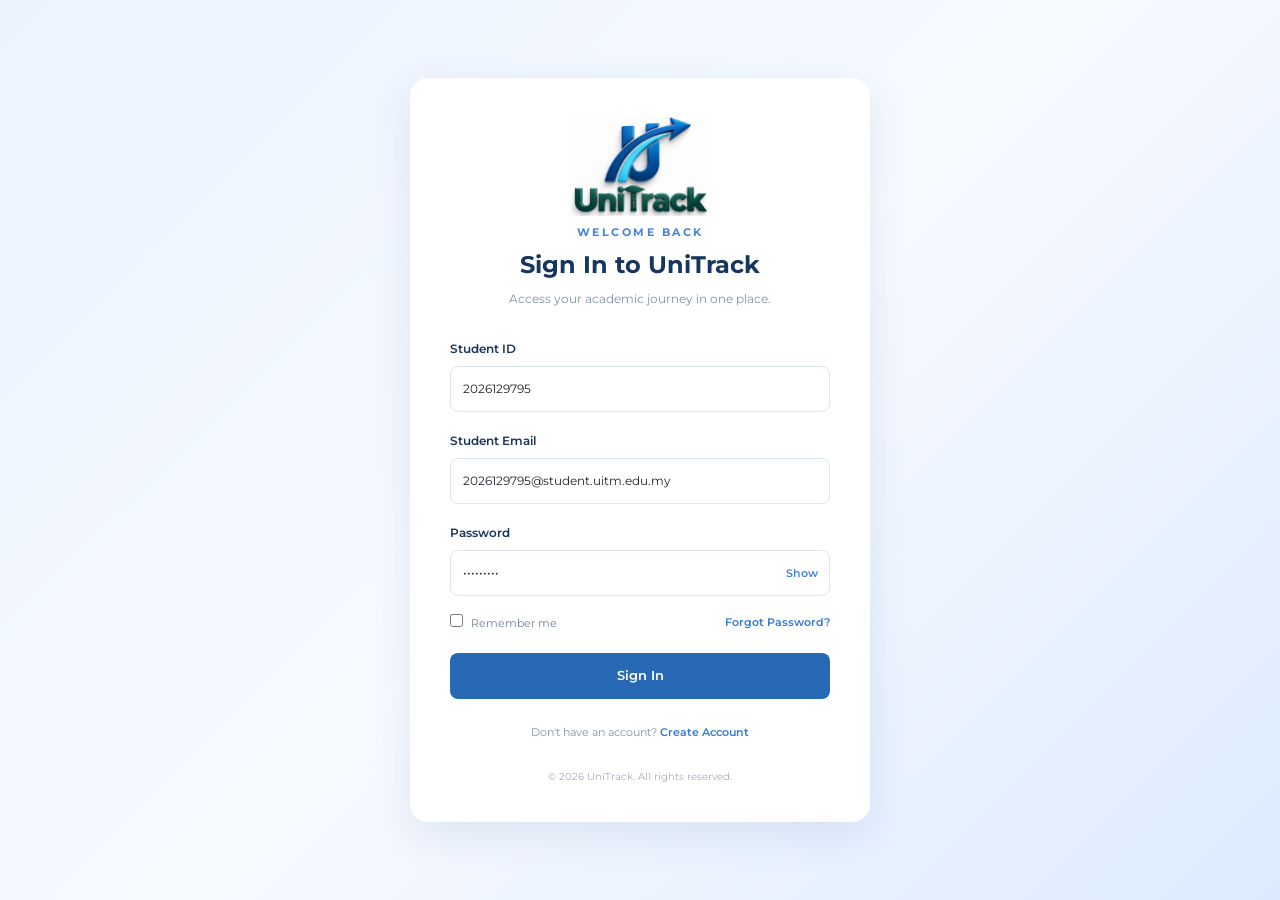
<file: index.html>
<!DOCTYPE html>
<html lang="en">
<head>
    <meta charset="UTF-8">
    <meta name="viewport" content="width=device-width, initial-scale=1.0">

    <title>UniTrack | Student Portal</title>

    <link rel="icon" type="image/jpeg" href="images/UniTrack.jpeg">

    <!-- Bootstrap 5 -->
    <link href="https://cdn.jsdelivr.net/npm/bootstrap@5.3.3/dist/css/bootstrap.min.css" rel="stylesheet">

    <!-- Google Fonts -->
    <link href="https://fonts.googleapis.com/css2?family=Montserrat:wght@400;500;600;700;800&display=swap" rel="stylesheet">

    <!-- Custom CSS -->
    <link rel="stylesheet" href="css/style.css">
</head>

<body class="login-page">

    <div class="login-container">

        <div class="login-card">

            <!-- UniTrack Logo -->
            <div class="logo-container">
                <img src="images/UniTrack_Logo3.jpeg"
                     alt="UniTrack Logo"
                     class="main-logo">
            </div>

            <div class="welcome-text">WELCOME BACK</div>

            <h2>Sign In to UniTrack</h2>

            <p class="login-description">
                Access your academic journey in one place.
            </p>

            <!-- Login Form -->
            <form id="loginForm">

                <!-- Student ID -->
                <div class="mb-3">
                    <label for="studentID" class="form-label">
                        Student ID
                    </label>

                    <input
                        type="text"
                        class="form-control"
                        id="studentID"
                        placeholder="Enter your student ID"
                        value="2026129795"
                        required>
                </div>

                <!-- Student Email -->
                <div class="mb-3">
                    <label for="studentEmail" class="form-label">
                        Student Email
                    </label>

                    <input
                        type="email"
                        class="form-control"
                        id="studentEmail"
                        placeholder="Enter your student email"
                        value="2026129795@student.uitm.edu.my"
                        required>
                </div>

                <!-- Password -->
                <div class="mb-3">
                    <label for="password" class="form-label">
                        Password
                    </label>

                    <div class="password-wrapper">
                        <input
                            type="password"
                            class="form-control"
                            id="password"
                            placeholder="Enter your password"
                            value="Aimi@123_"
                            required>

                        <button
                            type="button"
                            class="password-toggle"
                            data-toggle-password="password">
                            Show
                        </button>
                    </div>
                </div>

                <!-- Login Options -->
                <div class="login-options">

                    <label class="remember-option">
                        <input type="checkbox" id="rememberMe">
                        Remember me
                    </label>

                    <a href="forgot_password.html" class="forgot-link">
                        Forgot Password?
                    </a>

                </div>

                <!-- Error Message -->
                <div id="loginError" class="error-message"></div>

                <!-- Sign In Button -->
                <button type="submit" class="login-button">
                    Sign In
                </button>

            </form>

            <!-- Register Link -->
            <div class="register-text">
                Don't have an account?
                <a href="register.html">Create Account</a>
            </div>

            <!-- Footer -->
            <div class="login-footer">
                © 2026 UniTrack. All rights reserved.
            </div>

        </div>

    </div>

    <!-- Bootstrap JavaScript -->
    <script src="https://cdn.jsdelivr.net/npm/bootstrap@5.3.3/dist/js/bootstrap.bundle.min.js"></script>

    <!-- Custom JavaScript -->
    <script src="js/script.js"></script>

</body>
</html>
</file>
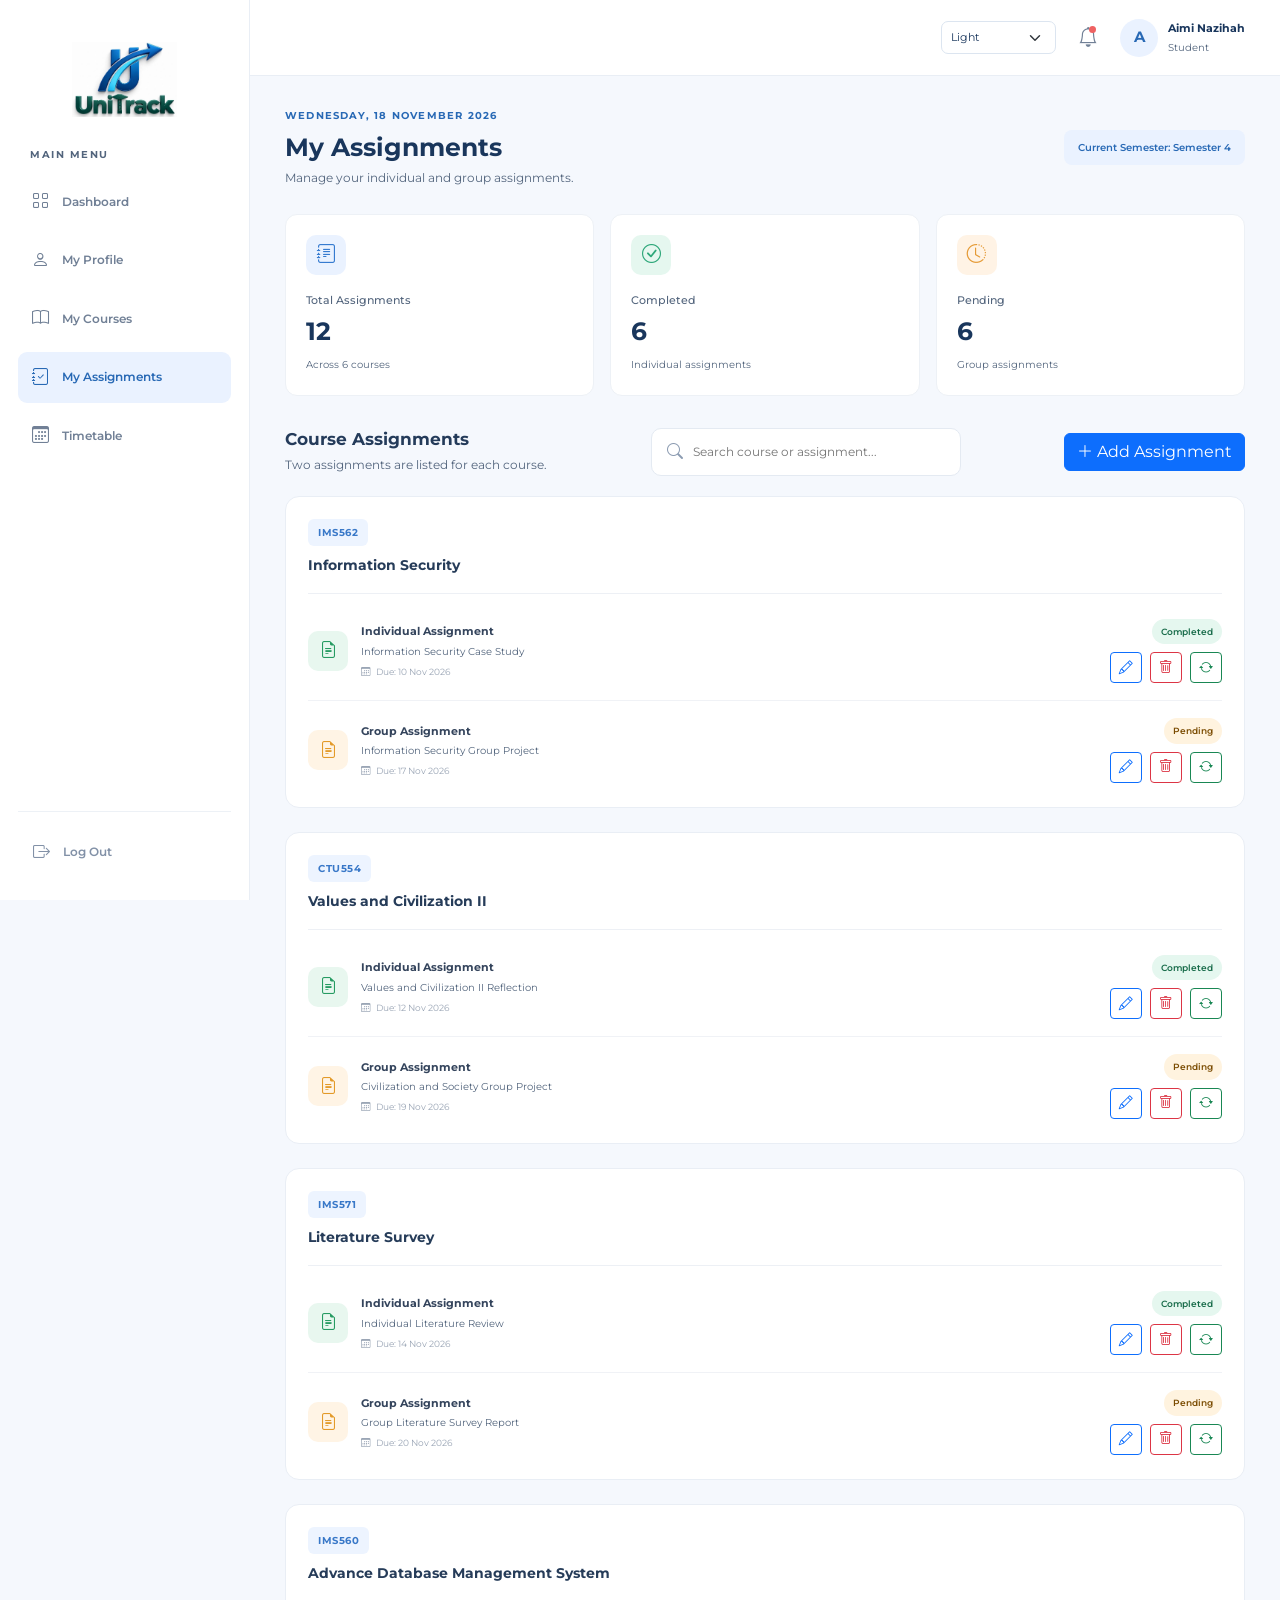
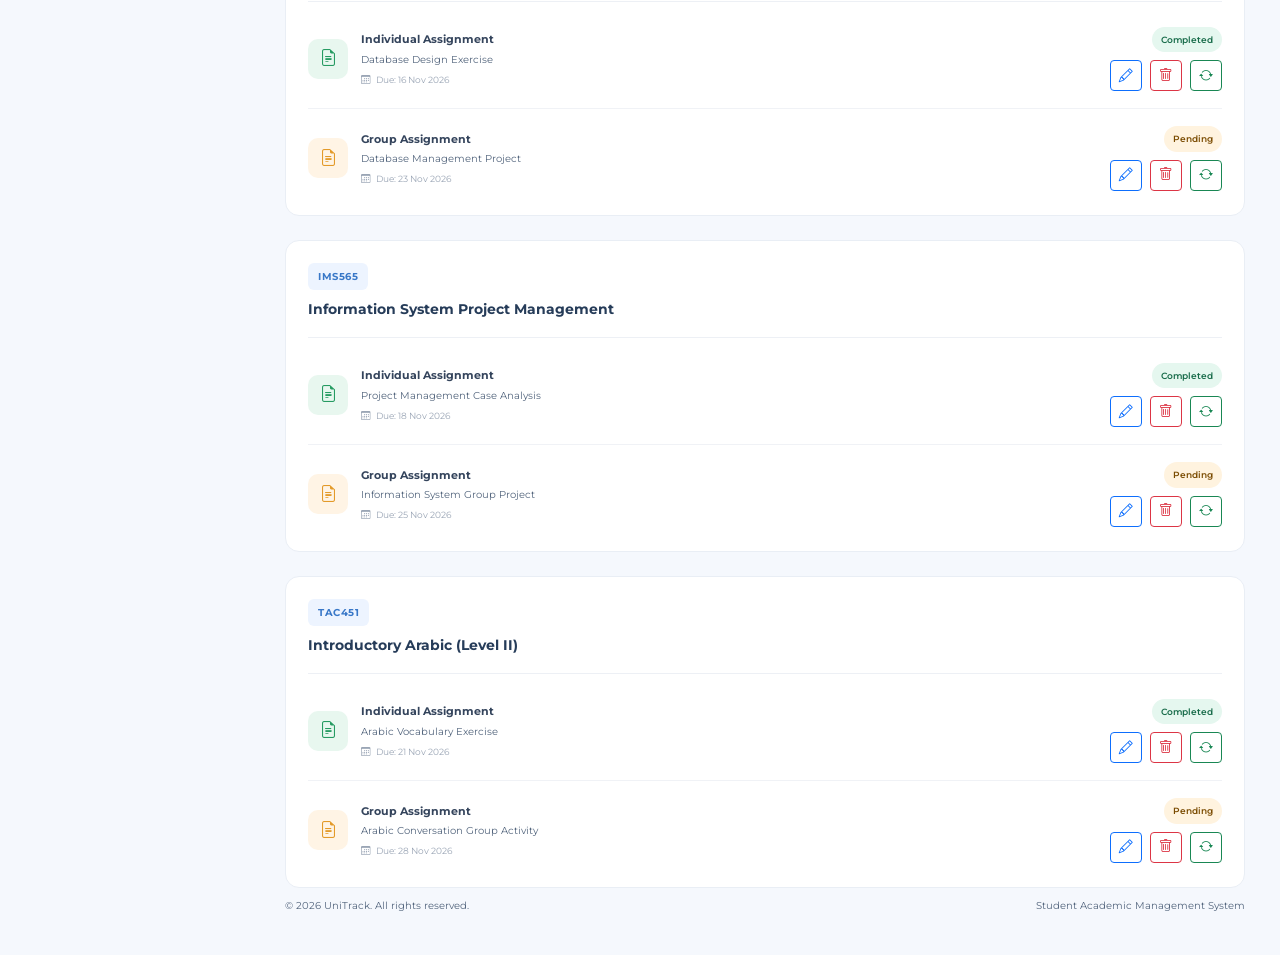
<file: assignments.html>
<!DOCTYPE html>
<html lang="en">
<head>
    <meta charset="UTF-8">
    <meta name="viewport" content="width=device-width, initial-scale=1.0">

    <title>UniTrack | My Assignments</title>

    <link rel="icon" type="image/jpeg" href="images/UniTrack.jpeg">

    <!-- Bootstrap 5 -->
    <link href="https://cdn.jsdelivr.net/npm/bootstrap@5.3.3/dist/css/bootstrap.min.css" rel="stylesheet">

    <!-- Google Fonts -->
    <link href="https://fonts.googleapis.com/css2?family=Montserrat:wght@400;500;600;700;800&display=swap" rel="stylesheet">

    <!-- Bootstrap Icons -->
    <link rel="stylesheet" href="https://cdn.jsdelivr.net/npm/bootstrap-icons@1.11.3/font/bootstrap-icons.min.css">

    <!-- Custom CSS -->
    <link rel="stylesheet" href="css/style.css">
</head>

<body class="dashboard-page">

<div class="dashboard-wrapper">

    <!-- Sidebar -->
    <aside class="sidebar" id="sidebar">

        <div class="sidebar-logo">
            <img src="images/UniTrack_Logo3.jpeg" alt="UniTrack Logo">
        </div>

        <p class="menu-heading">MAIN MENU</p>

        <nav class="sidebar-menu" aria-label="Main navigation">

            <a href="dashboard.html" class="menu-link">
                <i class="bi bi-grid"></i>
                <span>Dashboard</span>
            </a>

            <a href="profile.html" class="menu-link">
                <i class="bi bi-person"></i>
                <span>My Profile</span>
            </a>

            <a href="courses.html" class="menu-link">
                <i class="bi bi-book"></i>
                <span>My Courses</span>
            </a>

            <a href="assignments.html" class="menu-link active">
                <i class="bi bi-journal-check"></i>
                <span>My Assignments</span>
            </a>

            <a href="timetable.html" class="menu-link">
                <i class="bi bi-calendar3"></i>
                <span>Timetable</span>
            </a>

        </nav>

        <!-- Logout -->
        <div class="sidebar-bottom">

            <a href="index.html" class="menu-link logout-link" id="logoutLink">
                <i class="bi bi-box-arrow-right"></i>
                <span>Log Out</span>
            </a>

        </div>

    </aside>


    <!-- Main Content -->
    <main class="main-content">

        <!-- Topbar -->
        <header class="dashboard-topbar">

            <button
                type="button"
                class="sidebar-toggle"
                id="sidebarToggle"
                aria-label="Toggle navigation">

                <i class="bi bi-list"></i>

            </button>

            <div class="topbar-right">

                <div class="theme-dropdown">
                    <select id="themeSelector" class="form-select form-select-sm">
                        <option value="light">Light</option>
                        <option value="dark">Dark</option>
                        <option value="system">System Default</option>
                    </select>
                </div>

                <!-- Notifications -->
                <button
                    type="button"
                    class="icon-button"
                    aria-label="Notifications">

                    <i class="bi bi-bell"></i>
                    <span class="notification-dot"></span>

                </button>

                <!-- User Profile -->
                <div class="user-profile">

                    <div class="user-avatar">A</div>

                    <div class="user-details">
                        <strong id="topbarName">Aimi Nazihah</strong>
                        <small>Student</small>
                    </div>

                </div>

            </div>

        </header>


        <!-- Assignments Content -->
        <section class="dashboard-content">

            <!-- Welcome Section -->
            <div class="welcome-section">

                <div>
                    <p class="dashboard-date">WEDNESDAY, 18 NOVEMBER 2026</p>

                    <h1>My Assignments</h1>

                    <p>
                        Manage your individual and group assignments.
                    </p>
                </div>

                <span class="semester-badge">
                    Current Semester: Semester 4
                </span>

            </div>


            <!-- Summary Cards -->
            <div class="row g-3 summary-row">

                <!-- Total Assignments -->
                <div class="col-12 col-sm-6 col-xl-4">

                    <div class="summary-card">

                        <div class="summary-icon blue-icon">
                            <i class="bi bi-journal-text"></i>
                        </div>

                        <p>Total Assignments</p>
                        <h3>12</h3>
                        <small>Across 6 courses</small>

                    </div>

                </div>


                <!-- Completed -->
                <div class="col-12 col-sm-6 col-xl-4">

                    <div class="summary-card">

                        <div class="summary-icon green-icon">
                            <i class="bi bi-check-circle"></i>
                        </div>

                        <p>Completed</p>
                        <h3>6</h3>
                        <small>Individual assignments</small>

                    </div>

                </div>


                <!-- Pending -->
                <div class="col-12 col-sm-6 col-xl-4">

                    <div class="summary-card">

                        <div class="summary-icon orange-icon">
                            <i class="bi bi-clock-history"></i>
                        </div>

                        <p>Pending</p>
                        <h3>6</h3>
                        <small>Group assignments</small>

                    </div>

                </div>

            </div>


            <!-- Assignment Toolbar -->
            <div class="assignment-toolbar">

                <div>
                    <h5>Course Assignments</h5>
                    <p>Two assignments are listed for each course.</p>
                </div>

                <div class="assignment-search">

                    <i class="bi bi-search"></i>

                    <input
                        type="search"
                        id="assignmentSearch"
                        placeholder="Search course or assignment..."
                        aria-label="Search assignments">

                </div>

            </div>


            <!-- Course Assignment Cards -->
            <div class="row g-4" id="assignmentList">


                <!-- IMS562 -->
                <div class="col-12 assignment-course">

                    <div class="assignment-course-card">

                        <div class="assignment-course-header">

                            <div>
                                <span class="assignment-course-code">IMS562</span>
                                <h5>Information Security</h5>
                            </div>

                            <i class="bi bi-shield-lock assignment-subject-icon"></i>

                        </div>

                        <!-- Individual Assignment -->
                        <div class="assignment-item">

                            <div class="assignment-type-icon completed-icon">
                                <i class="bi bi-file-earmark-text"></i>
                            </div>

                            <div class="assignment-info">
                                <strong>Individual Assignment</strong>
                                <small>Information Security Case Study</small>
                                <span>
                                    <i class="bi bi-calendar3"></i>
                                    Due: 10 Nov 2026
                                </span>
                            </div>

                            <span class="status completed-status">
                                Completed
                            </span>

                        </div>

                        <!-- Group Assignment -->
                        <div class="assignment-item">

                            <div class="assignment-type-icon pending-icon">
                                <i class="bi bi-people"></i>
                            </div>

                            <div class="assignment-info">
                                <strong>Group Assignment</strong>
                                <small>Information Security Group Project</small>
                                <span>
                                    <i class="bi bi-calendar3"></i>
                                    Due: 17 Nov 2026
                                </span>
                            </div>

                            <span class="status pending-status">
                                Pending
                            </span>

                        </div>

                    </div>

                </div>


                <!-- CTU554 -->
                <div class="col-12 assignment-course">

                    <div class="assignment-course-card">

                        <div class="assignment-course-header">

                            <div>
                                <span class="assignment-course-code">CTU554</span>
                                <h5>Values and Civilization II</h5>
                            </div>

                            <i class="bi bi-globe assignment-subject-icon"></i>

                        </div>

                        <!-- Individual Assignment -->
                        <div class="assignment-item">

                            <div class="assignment-type-icon completed-icon">
                                <i class="bi bi-file-earmark-text"></i>
                            </div>

                            <div class="assignment-info">
                                <strong>Individual Assignment</strong>
                                <small>Values and Civilization II Reflection</small>
                                <span>
                                    <i class="bi bi-calendar3"></i>
                                    Due: 12 Nov 2026
                                </span>
                            </div>

                            <span class="status completed-status">
                                Completed
                            </span>

                        </div>

                        <!-- Group Assignment -->
                        <div class="assignment-item">

                            <div class="assignment-type-icon pending-icon">
                                <i class="bi bi-people"></i>
                            </div>

                            <div class="assignment-info">
                                <strong>Group Assignment</strong>
                                <small>Civilization and Society Group Project</small>
                                <span>
                                    <i class="bi bi-calendar3"></i>
                                    Due: 19 Nov 2026
                                </span>
                            </div>

                            <span class="status pending-status">
                                Pending
                            </span>

                        </div>

                    </div>

                </div>


                <!-- IMS571 -->
                <div class="col-12 assignment-course">

                    <div class="assignment-course-card">

                        <div class="assignment-course-header">

                            <div>
                                <span class="assignment-course-code">IMS571</span>
                                <h5>Literature Survey</h5>
                            </div>

                            <i class="bi bi-journal-text assignment-subject-icon"></i>

                        </div>

                        <!-- Individual Assignment -->
                        <div class="assignment-item">

                            <div class="assignment-type-icon completed-icon">
                                <i class="bi bi-file-earmark-text"></i>
                            </div>

                            <div class="assignment-info">
                                <strong>Individual Assignment</strong>
                                <small>Individual Literature Review</small>
                                <span>
                                    <i class="bi bi-calendar3"></i>
                                    Due: 14 Nov 2026
                                </span>
                            </div>

                            <span class="status completed-status">
                                Completed
                            </span>

                        </div>

                        <!-- Group Assignment -->
                        <div class="assignment-item">

                            <div class="assignment-type-icon pending-icon">
                                <i class="bi bi-people"></i>
                            </div>

                            <div class="assignment-info">
                                <strong>Group Assignment</strong>
                                <small>Group Literature Survey Report</small>
                                <span>
                                    <i class="bi bi-calendar3"></i>
                                    Due: 20 Nov 2026
                                </span>
                            </div>

                            <span class="status pending-status">
                                Pending
                            </span>

                        </div>

                    </div>

                </div>


                <!-- IMS560 -->
                <div class="col-12 assignment-course">

                    <div class="assignment-course-card">

                        <div class="assignment-course-header">

                            <div>
                                <span class="assignment-course-code">IMS560</span>
                                <h5>Advance Database Management System</h5>
                            </div>

                            <i class="bi bi-database assignment-subject-icon"></i>

                        </div>

                        <!-- Individual Assignment -->
                        <div class="assignment-item">

                            <div class="assignment-type-icon completed-icon">
                                <i class="bi bi-file-earmark-text"></i>
                            </div>

                            <div class="assignment-info">
                                <strong>Individual Assignment</strong>
                                <small>Database Design Exercise</small>
                                <span>
                                    <i class="bi bi-calendar3"></i>
                                    Due: 16 Nov 2026
                                </span>
                            </div>

                            <span class="status completed-status">
                                Completed
                            </span>

                        </div>

                        <!-- Group Assignment -->
                        <div class="assignment-item">

                            <div class="assignment-type-icon pending-icon">
                                <i class="bi bi-people"></i>
                            </div>

                            <div class="assignment-info">
                                <strong>Group Assignment</strong>
                                <small>Database Management Project</small>
                                <span>
                                    <i class="bi bi-calendar3"></i>
                                    Due: 23 Nov 2026
                                </span>
                            </div>

                            <span class="status pending-status">
                                Pending
                            </span>

                        </div>

                    </div>

                </div>


                <!-- IMS565 -->
                <div class="col-12 assignment-course">

                    <div class="assignment-course-card">

                        <div class="assignment-course-header">

                            <div>
                                <span class="assignment-course-code">IMS565</span>
                                <h5>Information System Project Management</h5>
                            </div>

                            <i class="bi bi-kanban assignment-subject-icon"></i>

                        </div>

                        <!-- Individual Assignment -->
                        <div class="assignment-item">

                            <div class="assignment-type-icon completed-icon">
                                <i class="bi bi-file-earmark-text"></i>
                            </div>

                            <div class="assignment-info">
                                <strong>Individual Assignment</strong>
                                <small>Project Management Case Analysis</small>
                                <span>
                                    <i class="bi bi-calendar3"></i>
                                    Due: 18 Nov 2026
                                </span>
                            </div>

                            <span class="status completed-status">
                                Completed
                            </span>

                        </div>

                        <!-- Group Assignment -->
                        <div class="assignment-item">

                            <div class="assignment-type-icon pending-icon">
                                <i class="bi bi-people"></i>
                            </div>

                            <div class="assignment-info">
                                <strong>Group Assignment</strong>
                                <small>Information System Group Project</small>
                                <span>
                                    <i class="bi bi-calendar3"></i>
                                    Due: 25 Nov 2026
                                </span>
                            </div>

                            <span class="status pending-status">
                                Pending
                            </span>

                        </div>

                    </div>

                </div>


                <!-- TAC451 -->
                <div class="col-12 assignment-course">

                    <div class="assignment-course-card">

                        <div class="assignment-course-header">

                            <div>
                                <span class="assignment-course-code">TAC451</span>
                                <h5>Introductory Arabic (Level II)</h5>
                            </div>

                            <i class="bi bi-translate assignment-subject-icon"></i>

                        </div>

                        <!-- Individual Assignment -->
                        <div class="assignment-item">

                            <div class="assignment-type-icon completed-icon">
                                <i class="bi bi-file-earmark-text"></i>
                            </div>

                            <div class="assignment-info">
                                <strong>Individual Assignment</strong>
                                <small>Arabic Vocabulary Exercise</small>
                                <span>
                                    <i class="bi bi-calendar3"></i>
                                    Due: 21 Nov 2026
                                </span>
                            </div>

                            <span class="status completed-status">
                                Completed
                            </span>

                        </div>

                        <!-- Group Assignment -->
                        <div class="assignment-item">

                            <div class="assignment-type-icon pending-icon">
                                <i class="bi bi-people"></i>
                            </div>

                            <div class="assignment-info">
                                <strong>Group Assignment</strong>
                                <small>Arabic Conversation Group Activity</small>
                                <span>
                                    <i class="bi bi-calendar3"></i>
                                    Due: 28 Nov 2026
                                </span>
                            </div>

                            <span class="status pending-status">
                                Pending
                            </span>

                        </div>

                    </div>

                </div>

            </div>


            <!-- No Search Results -->
            <div class="no-assignments" id="noAssignments" style="display: none;">

                <i class="bi bi-search"></i>

                <h5>No assignments found</h5>

                <p>
                    Try searching with another course name or code.
                </p>

            </div>


            <!-- Footer -->
            <footer class="dashboard-footer">

                <p>© 2026 UniTrack. All rights reserved.</p>

                <p>Student Academic Management System</p>

            </footer>

        </section>

    </main>

</div>


<!-- Bootstrap JavaScript -->
<script src="https://cdn.jsdelivr.net/npm/bootstrap@5.3.3/dist/js/bootstrap.bundle.min.js"></script>

<!-- Custom JavaScript -->
<script src="js/script.js"></script>


<!-- Assignment Search Function -->
<script>
document.addEventListener("DOMContentLoaded", function () {

    const searchInput = document.getElementById("assignmentSearch");
    const assignmentCards = document.querySelectorAll(".assignment-course");
    const noAssignments = document.getElementById("noAssignments");

    if (!searchInput || !noAssignments) return;

    searchInput.addEventListener("input", function () {

        const searchValue = searchInput.value.toLowerCase().trim();

        let visibleCount = 0;

        assignmentCards.forEach(function (card) {

            const cardText = card.textContent.toLowerCase();

            if (cardText.includes(searchValue)) {

                card.style.display = "";
                visibleCount++;

            } else {

                card.style.display = "none";

            }

        });

        noAssignments.style.display =
            visibleCount === 0 ? "block" : "none";

    });

});
</script>

</body>
</html>
</file>
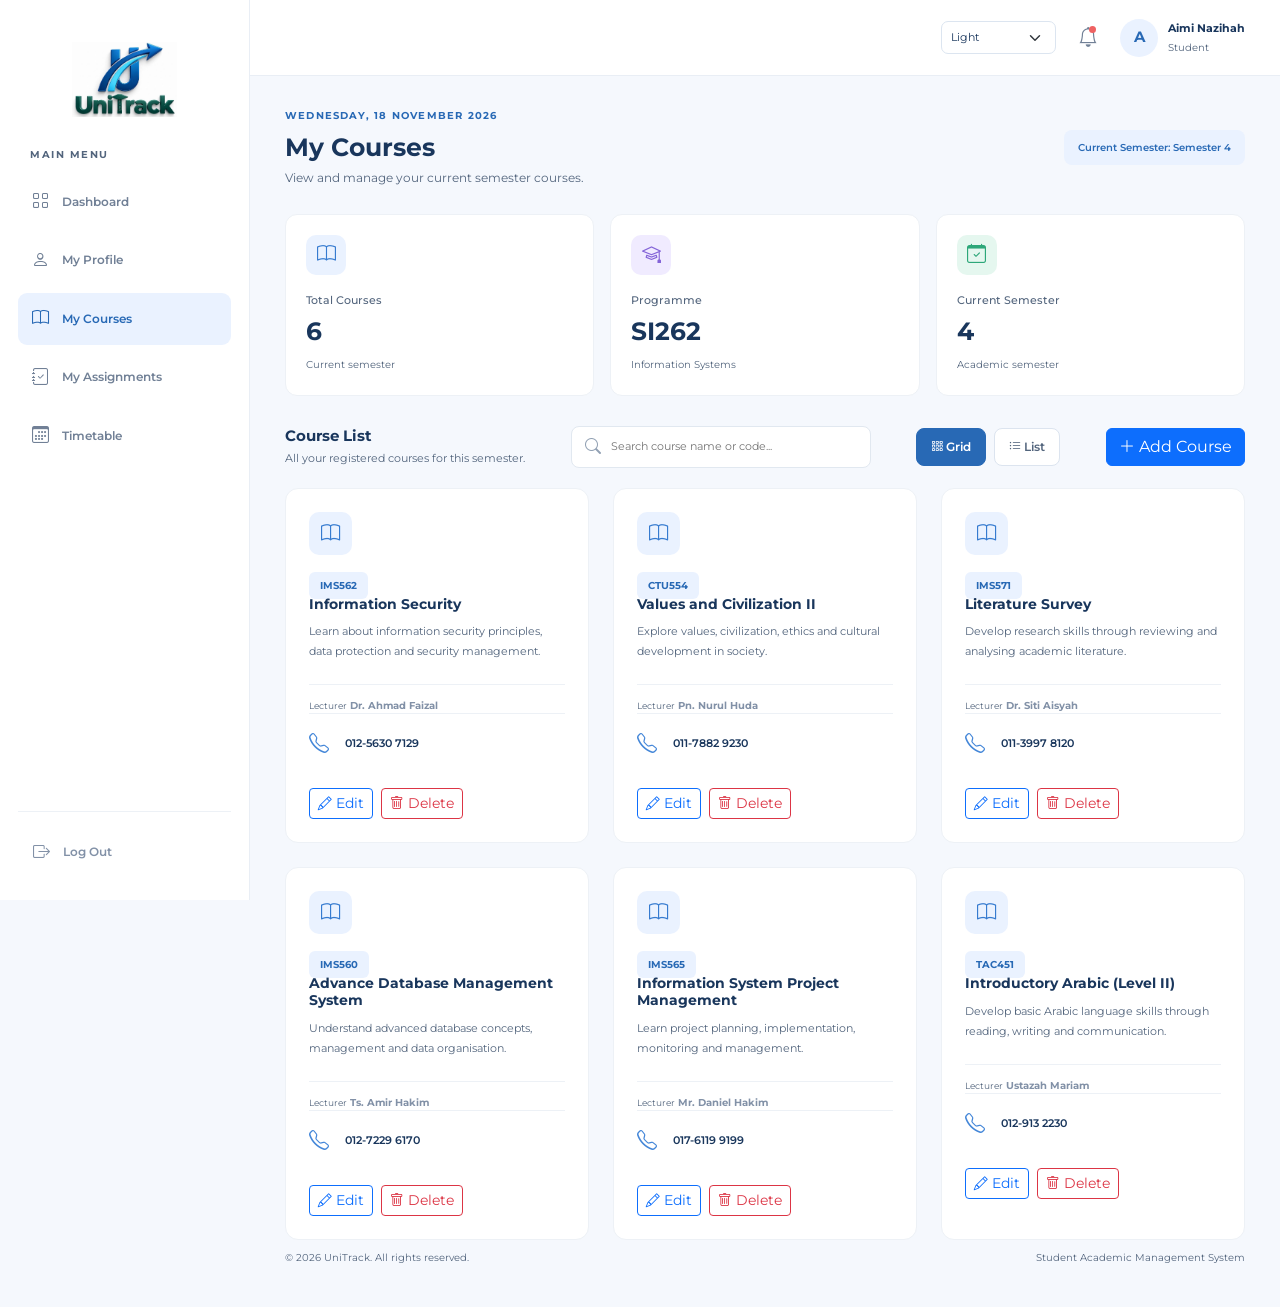
<file: courses.html>
<!DOCTYPE html>
<html lang="en">
<head>
    <meta charset="UTF-8">
    <meta name="viewport" content="width=device-width, initial-scale=1.0">

    <title>UniTrack | My Courses</title>

    <link rel="icon" type="image/jpeg" href="images/UniTrack.jpeg">

    <!-- Bootstrap 5 -->
    <link href="https://cdn.jsdelivr.net/npm/bootstrap@5.3.3/dist/css/bootstrap.min.css" rel="stylesheet">

    <!-- Google Fonts -->
    <link href="https://fonts.googleapis.com/css2?family=Montserrat:wght@400;500;600;700;800&display=swap" rel="stylesheet">

    <!-- Bootstrap Icons -->
    <link rel="stylesheet" href="https://cdn.jsdelivr.net/npm/bootstrap-icons@1.11.3/font/bootstrap-icons.min.css">

    <!-- Custom CSS -->
    <link rel="stylesheet" href="css/style.css">
</head>

<body class="dashboard-page">

<div class="dashboard-wrapper">

    <!-- Sidebar -->
    <aside class="sidebar" id="sidebar">

        <div class="sidebar-logo">
            <img src="images/UniTrack_Logo3.jpeg" alt="UniTrack Logo">
        </div>

        <p class="menu-heading">MAIN MENU</p>

        <nav class="sidebar-menu" aria-label="Main navigation">

            <a href="dashboard.html" class="menu-link">
                <i class="bi bi-grid"></i>
                <span>Dashboard</span>
            </a>

            <a href="profile.html" class="menu-link">
                <i class="bi bi-person"></i>
                <span>My Profile</span>
            </a>

            <a href="courses.html" class="menu-link active">
                <i class="bi bi-book"></i>
                <span>My Courses</span>
            </a>

            <a href="assignments.html" class="menu-link">
                <i class="bi bi-journal-check"></i>
                <span>My Assignments</span>
            </a>

            <a href="timetable.html" class="menu-link">
                <i class="bi bi-calendar3"></i>
                <span>Timetable</span>
            </a>

        </nav>

        <!-- Logout -->
        <div class="sidebar-bottom">

            <a href="index.html" class="menu-link logout-link" id="logoutLink">
                <i class="bi bi-box-arrow-right"></i>
                <span>Log Out</span>
            </a>

        </div>

    </aside>


    <!-- Main Content -->
    <main class="main-content">

        <!-- Topbar -->
        <header class="dashboard-topbar">

            <button
                type="button"
                class="sidebar-toggle"
                id="sidebarToggle"
                aria-label="Toggle navigation">

                <i class="bi bi-list"></i>

            </button>

            <div class="topbar-right">

                <div class="theme-dropdown">
                    <select id="themeSelector" class="form-select form-select-sm">
                        <option value="light">Light</option>
                        <option value="dark">Dark</option>
                        <option value="system">System Default</option>
                    </select>
                </div>

                <!-- Notifications -->
                <button
                    type="button"
                    class="icon-button"
                    aria-label="Notifications">

                    <i class="bi bi-bell"></i>
                    <span class="notification-dot"></span>

                </button>

                <!-- User Profile -->
                <div class="user-profile">

                    <div class="user-avatar">A</div>

                    <div class="user-details">
                        <strong id="topbarName">Aimi Nazihah</strong>
                        <small>Student</small>
                    </div>

                </div>

            </div>

        </header>


        <!-- Courses Content -->
        <section class="dashboard-content">

            <!-- Page Heading -->
            <div class="welcome-section">

                <div>
                    <p class="dashboard-date">WEDNESDAY, 18 NOVEMBER 2026</p>

                    <h1>My Courses</h1>

                    <p>
                        View and manage your current semester courses.
                    </p>
                </div>

                <span class="semester-badge">
                    Current Semester: Semester 4
                </span>

            </div>


            <!-- Summary Cards -->
            <div class="row g-3 summary-row course-summary">

                <!-- Total Courses -->
                <div class="col-12 col-sm-6 col-xl-4">

                    <div class="summary-card">

                        <div class="summary-icon blue-icon">
                            <i class="bi bi-book"></i>
                        </div>

                        <p>Total Courses</p>
                        <h3>6</h3>
                        <small>Current semester</small>

                    </div>

                </div>


                <!-- Programme -->
                <div class="col-12 col-sm-6 col-xl-4">

                    <div class="summary-card">

                        <div class="summary-icon purple-icon">
                            <i class="bi bi-mortarboard"></i>
                        </div>

                        <p>Programme</p>
                        <h3>SI262</h3>
                        <small>Information Systems</small>

                    </div>

                </div>


                <!-- Current Semester -->
                <div class="col-12 col-sm-6 col-xl-4">

                    <div class="summary-card">

                        <div class="summary-icon green-icon">
                            <i class="bi bi-calendar-check"></i>
                        </div>

                        <p>Current Semester</p>
                        <h3>4</h3>
                        <small>Academic semester</small>

                    </div>

                </div>

            </div>


            <!-- Course Toolbar -->
            <div class="course-toolbar">

                <div>
                    <h5>Course List</h5>
                    <p>All your registered courses for this semester.</p>
                </div>

                <div class="course-search">

                    <i class="bi bi-search"></i>

                    <input
                        type="search"
                        id="courseSearch"
                        placeholder="Search course name or code..."
                        aria-label="Search courses">

                </div>

                <div class="course-view-toggle" aria-label="Course display options">

                <button
                    type="button"
                    class="course-view-btn active"
                    id="gridViewBtn"
                    aria-label="Grid view"
                    aria-pressed="true">

                    <i class="bi bi-grid-3x3-gap"></i>
                    Grid
                </button>

                <button
                    type="button"
                    class="course-view-btn"
                    id="listViewBtn"
                    aria-label="List view"
                    aria-pressed="false">

                    <i class="bi bi-list-ul"></i>
                    List
                </button>

            </div>

            </div>


            <!-- Course Cards -->
            <div class="row g-4" id="courseList">


                <!-- Course 1: IMS562 -->
                <div class="col-12 col-md-6 col-xl-4 course-item">

                    <div class="course-card">

                        <div class="course-card-header">

                            <div class="course-card-icon blue-icon">
                                <i class="bi bi-shield-lock"></i>
                            </div>

                            <span class="course-code">IMS562</span>

                        </div>

                        <h5>Information Security</h5>

                        <p class="course-description">
                            Learn about information security principles,
                            data protection and security management.
                        </p>

                        <div class="course-card-footer">

                            <div>
                                <small>Lecturer</small>
                                <strong>Dr. Ahmad Faizal</strong>
                            </div>

                            <div class="lecturer-contact">
                                <i class="bi bi-telephone"></i>
                                <span>012-5630 7129</span>
                            </div>

                        </div>

                    </div>

                </div>


                <!-- Course 2: CTU554 -->
                <div class="col-12 col-md-6 col-xl-4 course-item">

                    <div class="course-card">

                        <div class="course-card-header">

                            <div class="course-card-icon purple-course">
                                <i class="bi bi-globe"></i>
                            </div>

                            <span class="course-code">CTU554</span>

                        </div>

                        <h5>Values and Civilization II</h5>

                        <p class="course-description">
                            Explore values, civilization, ethics
                            and cultural development in society.
                        </p>

                        <div class="course-card-footer">

                            <div>
                                <small>Lecturer</small>
                                <strong>Pn. Nurul Huda</strong>
                            </div>

                            <div class="lecturer-contact">
                                <i class="bi bi-telephone"></i>
                                <span>011-7882 9230</span>
                            </div>

                        </div>

                    </div>

                </div>


                <!-- Course 3: IMS571 -->
                <div class="col-12 col-md-6 col-xl-4 course-item">

                    <div class="course-card">

                        <div class="course-card-header">

                            <div class="course-card-icon orange-course">
                                <i class="bi bi-journal-text"></i>
                            </div>

                            <span class="course-code">IMS571</span>

                        </div>

                        <h5>Literature Survey</h5>

                        <p class="course-description">
                            Develop research skills through reviewing
                            and analysing academic literature.
                        </p>

                        <div class="course-card-footer">

                            <div>
                                <small>Lecturer</small>
                                <strong>Dr. Siti Aisyah</strong>
                            </div>

                            <div class="lecturer-contact">
                                <i class="bi bi-telephone"></i>
                                <span>011-3997 8120</span>
                            </div>

                        </div>

                    </div>

                </div>


                <!-- Course 4: IMS560 -->
                <div class="col-12 col-md-6 col-xl-4 course-item">

                    <div class="course-card">

                        <div class="course-card-header">

                            <div class="course-card-icon green-course">
                                <i class="bi bi-database"></i>
                            </div>

                            <span class="course-code">IMS560</span>

                        </div>

                        <h5>Advance Database Management System</h5>

                        <p class="course-description">
                            Understand advanced database concepts,
                            management and data organisation.
                        </p>

                        <div class="course-card-footer">

                            <div>
                                <small>Lecturer</small>
                                <strong>Ts. Amir Hakim</strong>
                            </div>

                            <div class="lecturer-contact">
                                <i class="bi bi-telephone"></i>
                                <span>012-7229 6170</span>
                            </div>

                        </div>

                    </div>

                </div>


                <!-- Course 5: IMS565 -->
                <div class="col-12 col-md-6 col-xl-4 course-item">

                    <div class="course-card">

                        <div class="course-card-header">

                            <div class="course-card-icon purple-course">
                                <i class="bi bi-kanban"></i>
                            </div>

                            <span class="course-code">IMS565</span>

                        </div>

                        <h5>Information System Project Management</h5>

                        <p class="course-description">
                            Learn project planning, implementation,
                            monitoring and management.
                        </p>

                        <div class="course-card-footer">

                            <div>
                                <small>Lecturer</small>
                                <strong>Mr. Daniel Hakim</strong>
                            </div>

                            <div class="lecturer-contact">
                                <i class="bi bi-telephone"></i>
                                <span>017-6119 9199</span>
                            </div>

                        </div>

                    </div>

                </div>


                <!-- Course 6: TAC451 -->
                <div class="col-12 col-md-6 col-xl-4 course-item">

                    <div class="course-card">

                        <div class="course-card-header">

                            <div class="course-card-icon orange-course">
                                <i class="bi bi-translate"></i>
                            </div>

                            <span class="course-code">TAC451</span>

                        </div>

                        <h5>Introductory Arabic (Level II)</h5>

                        <p class="course-description">
                            Develop basic Arabic language skills
                            through reading, writing and communication.
                        </p>

                        <div class="course-card-footer">

                            <div>
                                <small>Lecturer</small>
                                <strong>Ustazah Mariam</strong>
                            </div>

                            <div class="lecturer-contact">
                                <i class="bi bi-telephone"></i>
                                <span>012-913 2230</span>
                            </div>

                        </div>

                    </div>

                </div>

            </div>


            <!-- No Search Results -->
            <div class="no-courses" id="noCourses" style="display: none;">

                <i class="bi bi-search"></i>

                <h5>No courses found</h5>

                <p>
                    Try searching with another course name or code.
                </p>

            </div>


            <!-- Footer -->
            <footer class="dashboard-footer">

                <p>© 2026 UniTrack. All rights reserved.</p>

                <p>Student Academic Management System</p>

            </footer>

        </section>

    </main>

</div>


<!-- Bootstrap JavaScript -->
<script src="https://cdn.jsdelivr.net/npm/bootstrap@5.3.3/dist/js/bootstrap.bundle.min.js"></script>

<!-- Custom JavaScript -->
<script src="js/script.js"></script>


<!-- Course Search Function -->
<script>
document.addEventListener("DOMContentLoaded", function () {

    const searchInput = document.getElementById("courseSearch");
    const courseItems = document.querySelectorAll(".course-item");
    const noCourses = document.getElementById("noCourses");

    if (!searchInput || !noCourses) return;

    searchInput.addEventListener("input", function () {

        const searchValue = searchInput.value.toLowerCase().trim();

        let visibleCount = 0;

        courseItems.forEach(function (course) {

            const courseText = course.textContent.toLowerCase();

            if (courseText.includes(searchValue)) {

                course.style.display = "";
                visibleCount++;

            } else {

                course.style.display = "none";

            }

        });

        noCourses.style.display =
            visibleCount === 0 ? "block" : "none";

    });

});
</script>

<script>
document.addEventListener("DOMContentLoaded", function () {

    const courseList = document.getElementById("courseList");
    const gridViewBtn = document.getElementById("gridViewBtn");
    const listViewBtn = document.getElementById("listViewBtn");

    if (!courseList || !gridViewBtn || !listViewBtn) return;

    gridViewBtn.addEventListener("click", function () {

        courseList.classList.remove("course-list-view");

        gridViewBtn.classList.add("active");
        listViewBtn.classList.remove("active");

        gridViewBtn.setAttribute("aria-pressed", "true");
        listViewBtn.setAttribute("aria-pressed", "false");

    });

    listViewBtn.addEventListener("click", function () {

        courseList.classList.add("course-list-view");

        listViewBtn.classList.add("active");
        gridViewBtn.classList.remove("active");

        listViewBtn.setAttribute("aria-pressed", "true");
        gridViewBtn.setAttribute("aria-pressed", "false");

    });

});
</script>

</body>
</html>
</file>
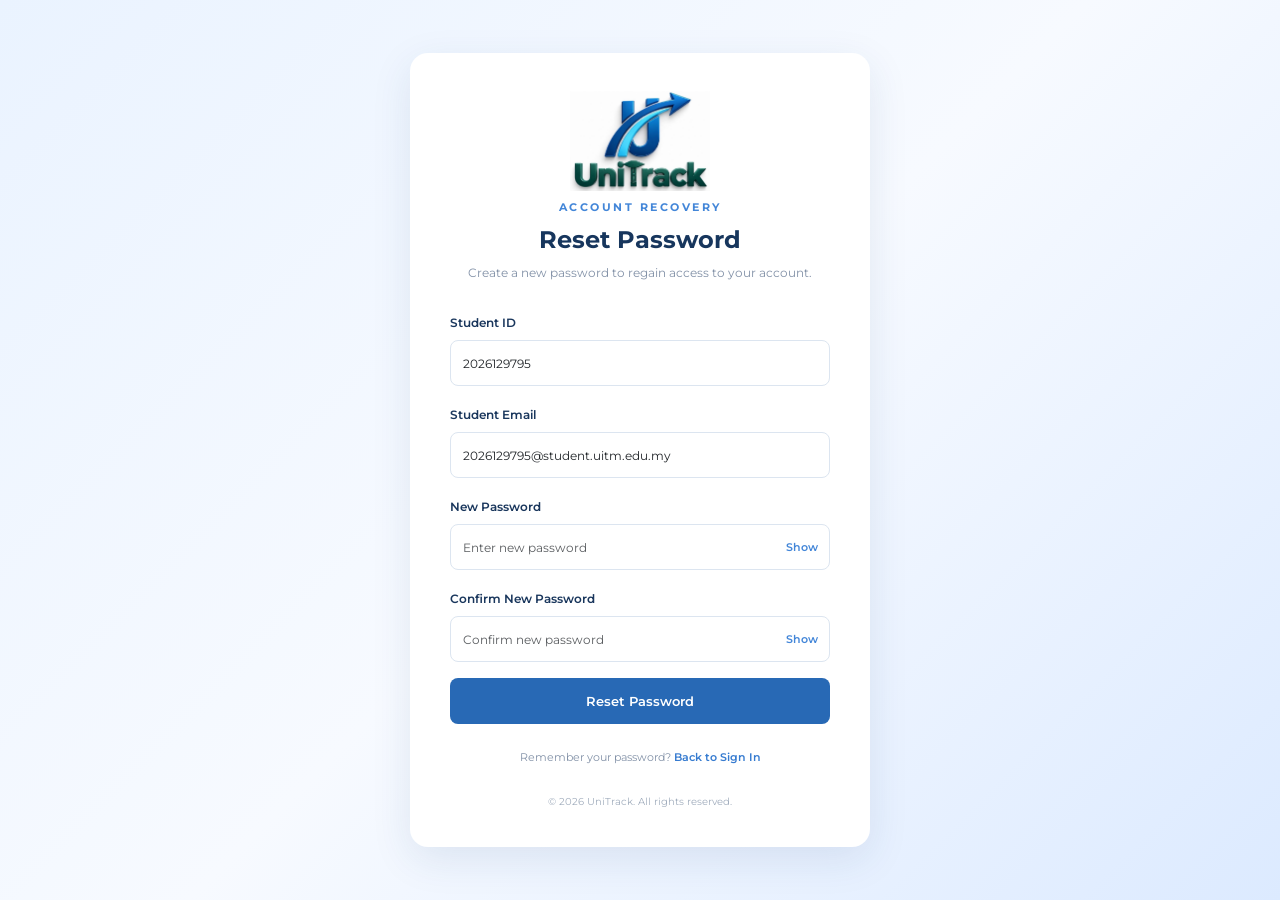
<file: forgot_password.html>
<!DOCTYPE html>
<html lang="en">
<head>
    <meta charset="UTF-8">
    <meta name="viewport" content="width=device-width, initial-scale=1.0">

    <title>UniTrack | Reset Password</title>

    <link rel="icon" type="image/jpeg" href="images/UniTrack.jpeg">

    <!-- Bootstrap 5 -->
    <link href="https://cdn.jsdelivr.net/npm/bootstrap@5.3.3/dist/css/bootstrap.min.css" rel="stylesheet">

    <!-- Google Fonts -->
    <link href="https://fonts.googleapis.com/css2?family=Montserrat:wght@400;500;600;700&display=swap" rel="stylesheet">

    <!-- Custom CSS -->
    <link rel="stylesheet" href="css/style.css">
</head>

<body class="login-page">

    <div class="login-container">

        <div class="login-card">

            <!-- UniTrack Logo -->
            <div class="logo-container">
                <img
                    src="images/UniTrack_Logo3.jpeg"
                    alt="UniTrack Logo"
                    class="main-logo">
            </div>

            <div class="welcome-text">ACCOUNT RECOVERY</div>

            <h2>Reset Password</h2>

            <p class="login-description">
                Create a new password to regain access to your account.
            </p>

            <!-- Reset Password Form -->
            <form id="resetPasswordForm">

                <!-- Student ID -->
                <div class="mb-3">
                    <label for="resetStudentID" class="form-label">
                        Student ID
                    </label>

                    <input
                        type="text"
                        class="form-control"
                        id="resetStudentID"
                        value="2026129795"
                        placeholder="Enter your student ID"
                        required>
                </div>

                <!-- Student Email -->
                <div class="mb-3">
                    <label for="resetEmail" class="form-label">
                        Student Email
                    </label>

                    <input
                        type="email"
                        class="form-control"
                        id="resetEmail"
                        value="2026129795@student.uitm.edu.my"
                        placeholder="Enter your student email"
                        required>
                </div>

                <!-- New Password -->
                <div class="mb-3">
                    <label class="form-label" for="newPassword">
                        New Password
                    </label>

                    <div class="password-wrapper">
                        <input
                            type="password"
                            class="form-control"
                            id="newPassword"
                            placeholder="Enter new password"
                            minlength="8"
                            required>

                        <button
                            type="button"
                            class="password-toggle"
                            data-toggle-password="newPassword">
                            Show
                        </button>
                    </div>
                </div>

                <!-- Confirm New Password -->
                <div class="mb-3">
                    <label class="form-label" for="confirmNewPassword">
                        Confirm New Password
                    </label>

                    <div class="password-wrapper">
                        <input
                            type="password"
                            class="form-control"
                            id="confirmNewPassword"
                            placeholder="Confirm new password"
                            required>

                        <button
                            type="button"
                            class="password-toggle"
                            data-toggle-password="confirmNewPassword">
                            Show
                        </button>
                    </div>
                </div>

                <!-- Reset Message -->
                <div
                    id="resetMessage"
                    class="form-message"
                    role="alert"
                    aria-live="polite">
                </div>

                <!-- Reset Button -->
                <button type="submit" class="login-button">
                    Reset Password
                </button>

            </form>

            <!-- Back to Login -->
            <div class="register-text">
                Remember your password?
                <a href="index.html">Back to Sign In</a>
            </div>

            <!-- Footer -->
            <div class="login-footer">
                © 2026 UniTrack. All rights reserved.
            </div>

        </div>

    </div>

    <!-- Bootstrap JavaScript -->
    <script src="https://cdn.jsdelivr.net/npm/bootstrap@5.3.3/dist/js/bootstrap.bundle.min.js"></script>

    <!-- Custom JavaScript -->
    <script src="js/script.js"></script>

</body>
</html>
</file>
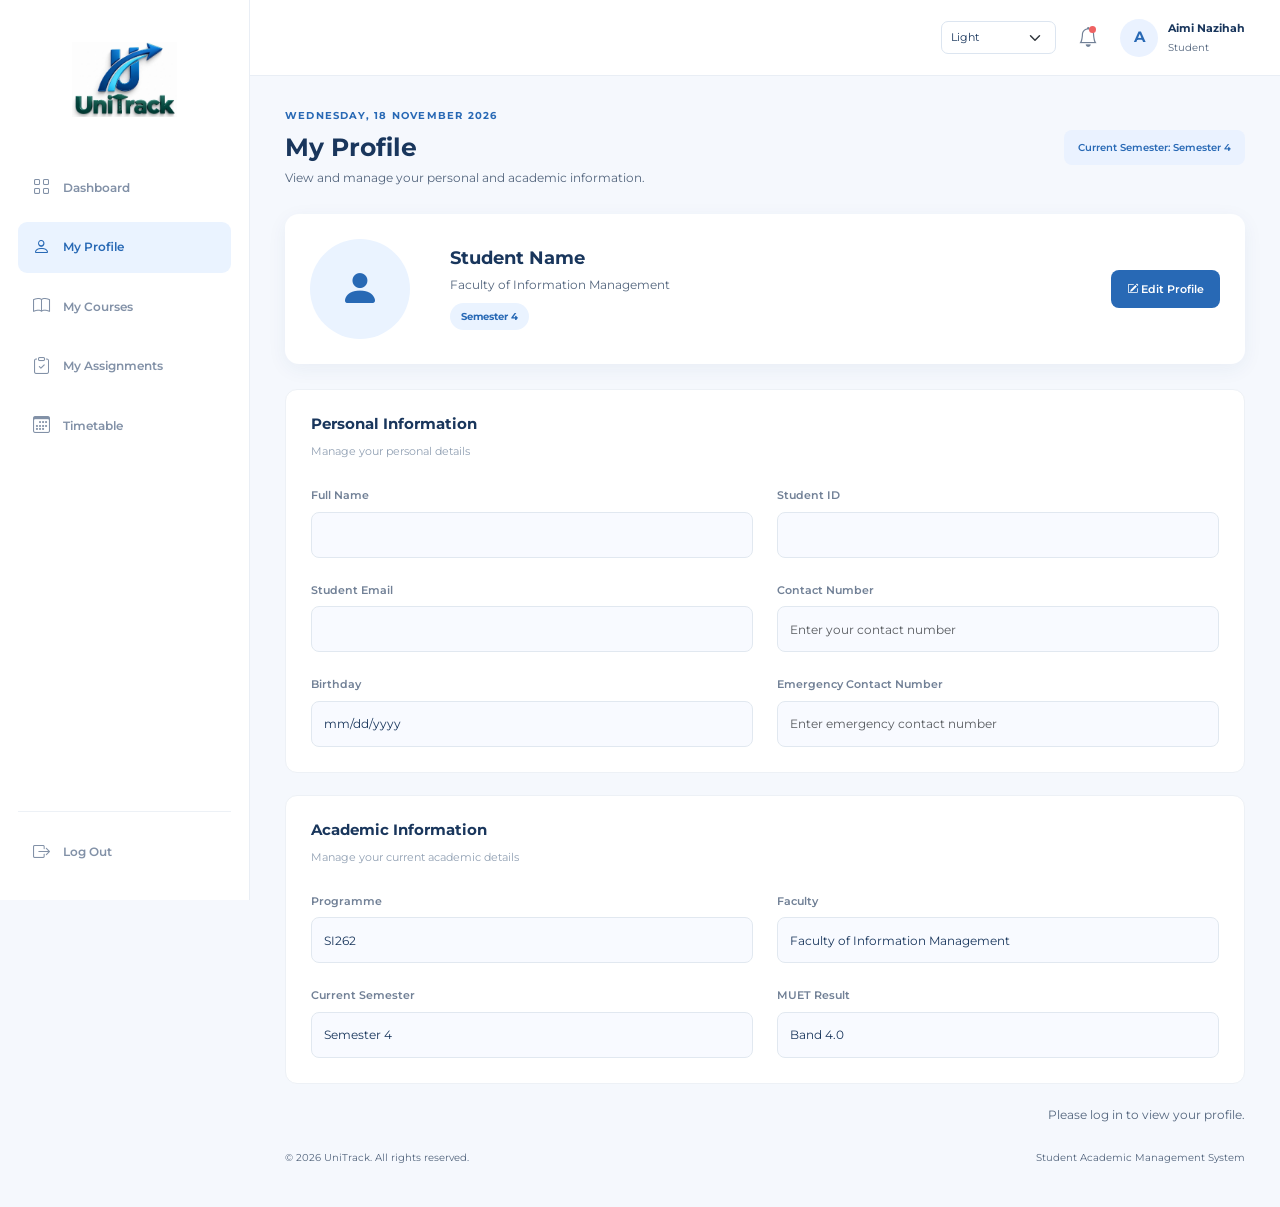
<file: profile.html>
<!DOCTYPE html>
<html lang="en">
<head>
    <meta charset="UTF-8">
    <meta name="viewport" content="width=device-width, initial-scale=1.0">
    <title>My Profile | UniTrack</title>

    <link rel="icon" type="image/jpeg" href="images/UniTrack.jpeg">

    <link href="https://cdn.jsdelivr.net/npm/bootstrap@5.3.3/dist/css/bootstrap.min.css" rel="stylesheet">
    <link href="https://fonts.googleapis.com/css2?family=Montserrat:wght@400;500;600;700&display=swap" rel="stylesheet">
    <link href="https://cdn.jsdelivr.net/npm/bootstrap-icons@1.11.3/font/bootstrap-icons.min.css" rel="stylesheet">
    <link rel="stylesheet" href="css/style.css">
</head>

<body class="dashboard-page">

    <!-- SIDEBAR -->
    <aside class="sidebar" id="sidebar">

        <div class="sidebar-logo">
            <img src="images/UniTrack_Logo3.jpeg" alt="UniTrack Logo">
        </div>

        <nav class="sidebar-nav" aria-label="Main navigation">
            <a href="dashboard.html">
                <i class="bi bi-grid"></i> Dashboard
            </a>

            <a href="profile.html" class="active">
                <i class="bi bi-person"></i> My Profile
            </a>

            <a href="courses.html">
                <i class="bi bi-book"></i> My Courses
            </a>

            <a href="assignments.html">
                <i class="bi bi-clipboard-check"></i> My Assignments
            </a>

            <a href="timetable.html">
                <i class="bi bi-calendar3"></i> Timetable
            </a>
        </nav>

        <div class="sidebar-bottom">
            <a href="index.html" id="logoutLink">
                <i class="bi bi-box-arrow-right"></i> Log Out
            </a>
        </div>

    </aside>

    <!-- MAIN CONTENT -->
    <main class="main-content">

        <!-- TOPBAR -->
        <header class="dashboard-topbar">

            <button type="button" class="sidebar-toggle" id="sidebarToggle"
                aria-label="Toggle navigation">
                <i class="bi bi-list"></i>
            </button>

            <div class="topbar-right">

                <div class="theme-dropdown">
                    <select id="themeSelector" class="form-select form-select-sm">
                        <option value="light">Light</option>
                        <option value="dark">Dark</option>
                        <option value="system">System Default</option>
                    </select>
                </div>

                <button type="button" class="icon-button" aria-label="Notifications">
                    <i class="bi bi-bell"></i>
                    <span class="notification-dot"></span>
                </button>

                <div class="user-profile">

                    <div class="user-avatar">A</div>

                    <div class="user-details">
                        <strong id="topbarName">Aimi Nazihah</strong>
                        <small>Student</small>
                    </div>

                </div>

            </div>

        </header>

                <!-- Profile -->
        <section class="dashboard-content">

            <!-- Welcome Section -->
            <div class="welcome-section">

                <div>
                    <p class="dashboard-date">WEDNESDAY, 18 NOVEMBER 2026</p>

                    <h1>My Profile</h1>

                    <p>
                        View and manage your personal and academic information.
                    </p>
                </div>

                <span class="semester-badge">
                    Current Semester: Semester 4
                </span>

            </div>

            <!-- PROFILE HEADER -->
            <div class="profile-header-card">

                <div class="profile-photo-area">

                    <button type="button"
                        class="profile-avatar-button"
                        id="profileAvatarButton"
                        disabled>

                        <div class="profile-avatar" id="profileAvatar">
                            <i class="bi bi-person-fill"></i>
                        </div>

                        <span class="profile-camera-icon">
                            <i class="bi bi-camera-fill"></i>
                        </span>

                    </button>

                    <input
                        type="file"
                        id="profilePictureInput"
                        accept="image/*"
                        hidden
                    >

                    <button
                        type="button"
                        id="removeProfilePictureBtn"
                        class="profile-remove-picture"
                        hidden
                        disabled
                    >
                        <i class="bi bi-trash"></i> Remove Photo
                    </button>

                </div>

                <div class="profile-header-details">
                    <h3 id="profileName">Student Name</h3>

                    <p id="profileFaculty">
                        Faculty of Information Management
                    </p>

                    <span class="profile-semester" id="profileSemester">
                        Semester 4
                    </span>
                </div>

                <button
                    type="button"
                    class="profile-edit-btn"
                    id="editProfileBtn"
                >
                    <i class="bi bi-pencil-square"></i> Edit Profile
                </button>

            </div>

            <!-- PROFILE FORM -->
            <form id="profileForm">

                <!-- PERSONAL INFORMATION -->
                <div class="dashboard-panel profile-section">

                    <div class="panel-heading">
                        <div>
                            <h5>Personal Information</h5>
                            <span>Manage your personal details</span>
                        </div>
                    </div>

                    <div class="row g-4">

                        <div class="col-md-6">
                            <label class="profile-label" for="profileFullName">
                                Full Name
                            </label>

                            <input
                                type="text"
                                class="form-control profile-input"
                                id="profileFullName"
                                readonly
                                required
                            >
                        </div>

                        <div class="col-md-6">
                            <label class="profile-label" for="profileID">
                                Student ID
                            </label>

                            <input
                                type="text"
                                class="form-control profile-input"
                                id="profileID"
                                readonly
                                required
                            >
                        </div>

                        <div class="col-md-6">
                            <label class="profile-label" for="profileEmail">
                                Student Email
                            </label>

                            <input
                                type="email"
                                class="form-control profile-input"
                                id="profileEmail"
                                readonly
                            >
                        </div>

                        <div class="col-md-6">
                            <label class="profile-label" for="profilePhone">
                                Contact Number
                            </label>

                            <input
                                type="tel"
                                class="form-control profile-input"
                                id="profilePhone"
                                placeholder="Enter your contact number"
                                readonly
                            >
                        </div>

                        <div class="col-md-6">
                            <label class="profile-label" for="profileBirthday">
                                Birthday
                            </label>

                            <input
                                type="date"
                                class="form-control profile-input"
                                id="profileBirthday"
                                readonly
                            >
                        </div>

                        <div class="col-md-6">
                            <label class="profile-label" for="profileEmergencyContact">
                                Emergency Contact Number
                            </label>

                            <input
                                type="tel"
                                class="form-control profile-input"
                                id="profileEmergencyContact"
                                placeholder="Enter emergency contact number"
                                readonly
                            >
                        </div>

                    </div>

                </div>

                <!-- ACADEMIC INFORMATION -->
                <div class="dashboard-panel profile-section">

                    <div class="panel-heading">
                        <div>
                            <h5>Academic Information</h5>
                            <span>Manage your current academic details</span>
                        </div>
                    </div>

                    <div class="row g-4">

                        <div class="col-md-6">
                            <label class="profile-label" for="profileProgramme">
                                Programme
                            </label>

                            <input
                                type="text"
                                class="form-control profile-input"
                                id="profileProgramme"
                                value="SI262"
                                readonly
                            >
                        </div>

                        <div class="col-md-6">
                            <label class="profile-label" for="profileFacultyInput">
                                Faculty
                            </label>

                            <input
                                type="text"
                                class="form-control profile-input"
                                id="profileFacultyInput"
                                value="Faculty of Information Management"
                                readonly
                            >
                        </div>

                        <div class="col-md-6">
                            <label class="profile-label" for="profileCurrentSemester">
                                Current Semester
                            </label>

                            <input
                                type="text"
                                class="form-control profile-input"
                                id="profileCurrentSemester"
                                value="Semester 4"
                                readonly
                            >
                        </div>

                        <div class="col-md-6">
                            <label class="profile-label" for="profileMuet">
                                MUET Result
                            </label>

                            <input
                                type="text"
                                class="form-control profile-input"
                                id="profileMuet"
                                value="Band 4.0"
                                placeholder="e.g. Band 4.0"
                                readonly
                            >
                        </div>

                    </div>

                </div>

                <!-- SAVE AND CANCEL BUTTONS -->
                <div class="profile-save-area" id="profileSaveArea" hidden>

                    <button
                        type="button"
                        class="profile-cancel-btn"
                        id="cancelEditBtn"
                    >
                        Cancel
                    </button>

                    <button type="submit" class="profile-save-btn">
                        <i class="bi bi-check-circle"></i> Save Changes
                    </button>

                </div>

                <p id="profileMessage" class="profile-message"></p>

            </form>

            <!-- Footer -->
            <footer class="dashboard-footer">

                <p>© 2026 UniTrack. All rights reserved.</p>

                <p>Student Academic Management System</p>

            </footer>

        </section>

    </main>

    <!-- SCRIPTS -->
    <script src="https://cdn.jsdelivr.net/npm/bootstrap@5.3.3/dist/js/bootstrap.bundle.min.js"></script>
    <script src="js/script.js"></script>

</body>
</html>
</file>
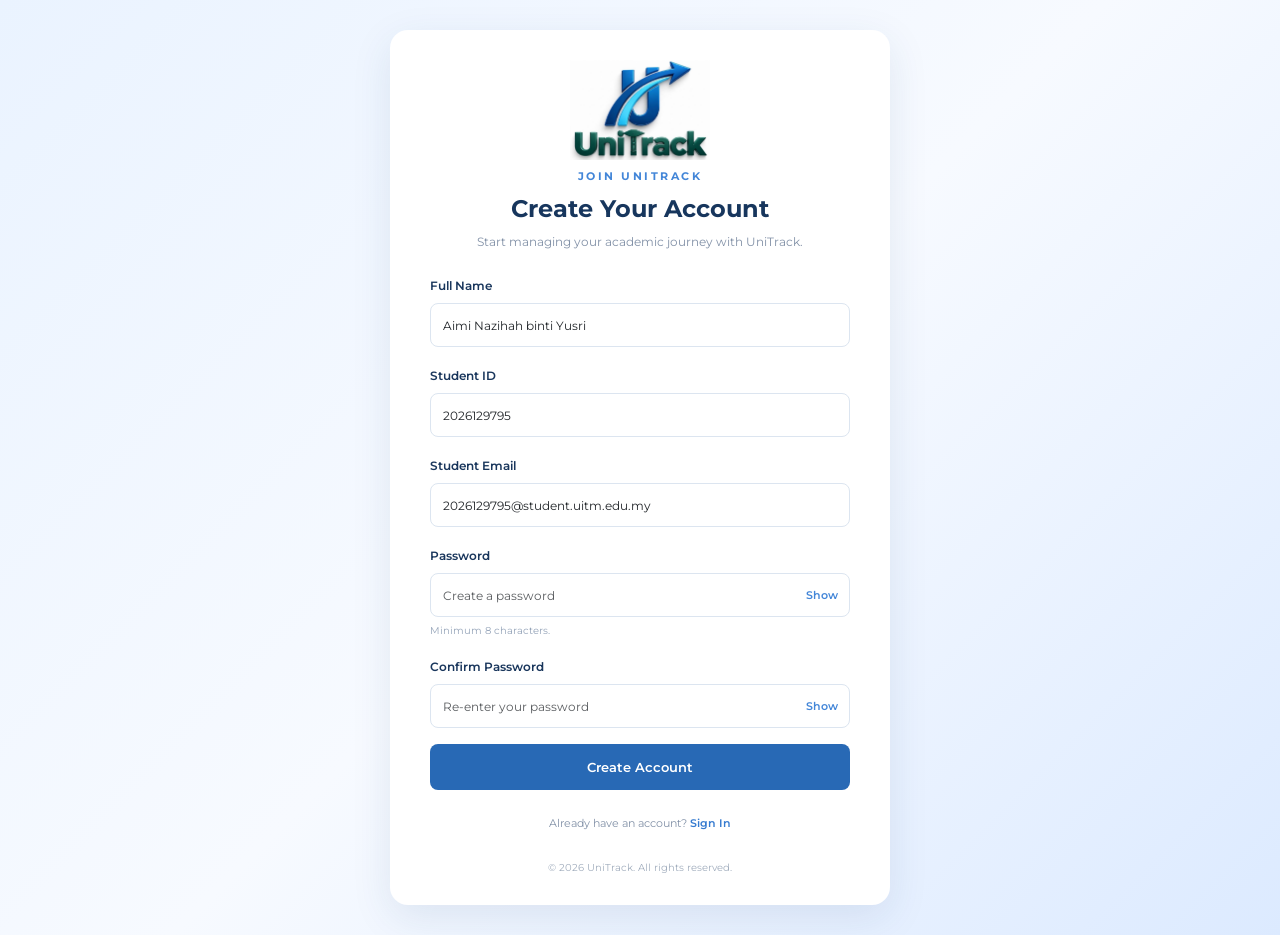
<file: register.html>
<!DOCTYPE html>
<html lang="en">
<head>
    <meta charset="UTF-8">
    <meta name="viewport" content="width=device-width, initial-scale=1.0">

    <title>UniTrack | Create Account</title>

    <link rel="icon" type="image/jpeg" href="images/UniTrack.jpeg">

    <!-- Bootstrap 5 -->
    <link href="https://cdn.jsdelivr.net/npm/bootstrap@5.3.3/dist/css/bootstrap.min.css" rel="stylesheet">

    <!-- Google Fonts -->
    <link href="https://fonts.googleapis.com/css2?family=Montserrat:wght@400;500;600;700;800&display=swap" rel="stylesheet">

    <!-- Custom CSS -->
    <link rel="stylesheet" href="css/style.css">
</head>

<body class="login-page">

    <div class="login-container register-container">

        <div class="login-card register-card">

            <!-- UniTrack Logo -->
            <div class="logo-container">
                <img src="images/UniTrack_Logo3.jpeg"
                     alt="UniTrack Logo"
                     class="main-logo">
            </div>

            <div class="welcome-text">JOIN UNITRACK</div>

            <h2>Create Your Account</h2>

            <p class="login-description">
                Start managing your academic journey with UniTrack.
            </p>

            <!-- Registration Form -->
            <form id="registerForm">

                <!-- Full Name -->
                <div class="mb-3">
                    <label class="form-label" for="fullName">
                        Full Name
                    </label>

                    <input
                        type="text"
                        class="form-control"
                        id="fullName"
                        placeholder="Enter your full name"
                        value="Aimi Nazihah binti Yusri"
                        required>
                </div>

                <!-- Student ID -->
                <div class="mb-3">
                    <label class="form-label" for="registerStudentID">
                        Student ID
                    </label>

                    <input
                        type="text"
                        class="form-control"
                        id="registerStudentID"
                        placeholder="Enter your student ID"
                        value="2026129795"
                        required>
                </div>

                <!-- Student Email -->
                <div class="mb-3">
                    <label class="form-label" for="email">
                        Student Email
                    </label>

                    <input
                        type="email"
                        class="form-control"
                        id="email"
                        placeholder="Enter your student email"
                        value="2026129795@student.uitm.edu.my"
                        required>
                </div>

                <!-- Password -->
                <div class="mb-3">
                    <label class="form-label" for="registerPassword">
                        Password
                    </label>

                    <div class="password-wrapper">
                        <input
                            type="password"
                            class="form-control"
                            id="registerPassword"
                            placeholder="Create a password"
                            minlength="8"
                            required>

                        <button
                            type="button"
                            class="password-toggle"
                            data-toggle-password="registerPassword">
                            Show
                        </button>
                    </div>

                    <small class="password-hint">
                        Minimum 8 characters.
                    </small>
                </div>

                <!-- Confirm Password -->
                <div class="mb-3">
                    <label class="form-label" for="confirmPassword">
                        Confirm Password
                    </label>

                    <div class="password-wrapper">
                        <input
                            type="password"
                            class="form-control"
                            id="confirmPassword"
                            placeholder="Re-enter your password"
                            required>

                        <button
                            type="button"
                            class="password-toggle"
                            data-toggle-password="confirmPassword">
                            Show
                        </button>
                    </div>
                </div>

                <!-- Registration Message -->
                <div
                    id="registerMessage"
                    class="form-message"
                    role="alert"
                    aria-live="polite">
                </div>

                <!-- Create Account Button -->
                <button type="submit" class="login-button">
                    Create Account
                </button>

            </form>

            <!-- Sign In Link -->
            <div class="register-text">
                Already have an account?
                <a href="index.html">Sign In</a>
            </div>

            <!-- Footer -->
            <div class="login-footer">
                © 2026 UniTrack. All rights reserved.
            </div>

        </div>

    </div>

    <!-- Bootstrap JavaScript -->
    <script src="https://cdn.jsdelivr.net/npm/bootstrap@5.3.3/dist/js/bootstrap.bundle.min.js"></script>

    <!-- Custom JavaScript -->
    <script src="js/script.js"></script>

</body>
</html>
</file>
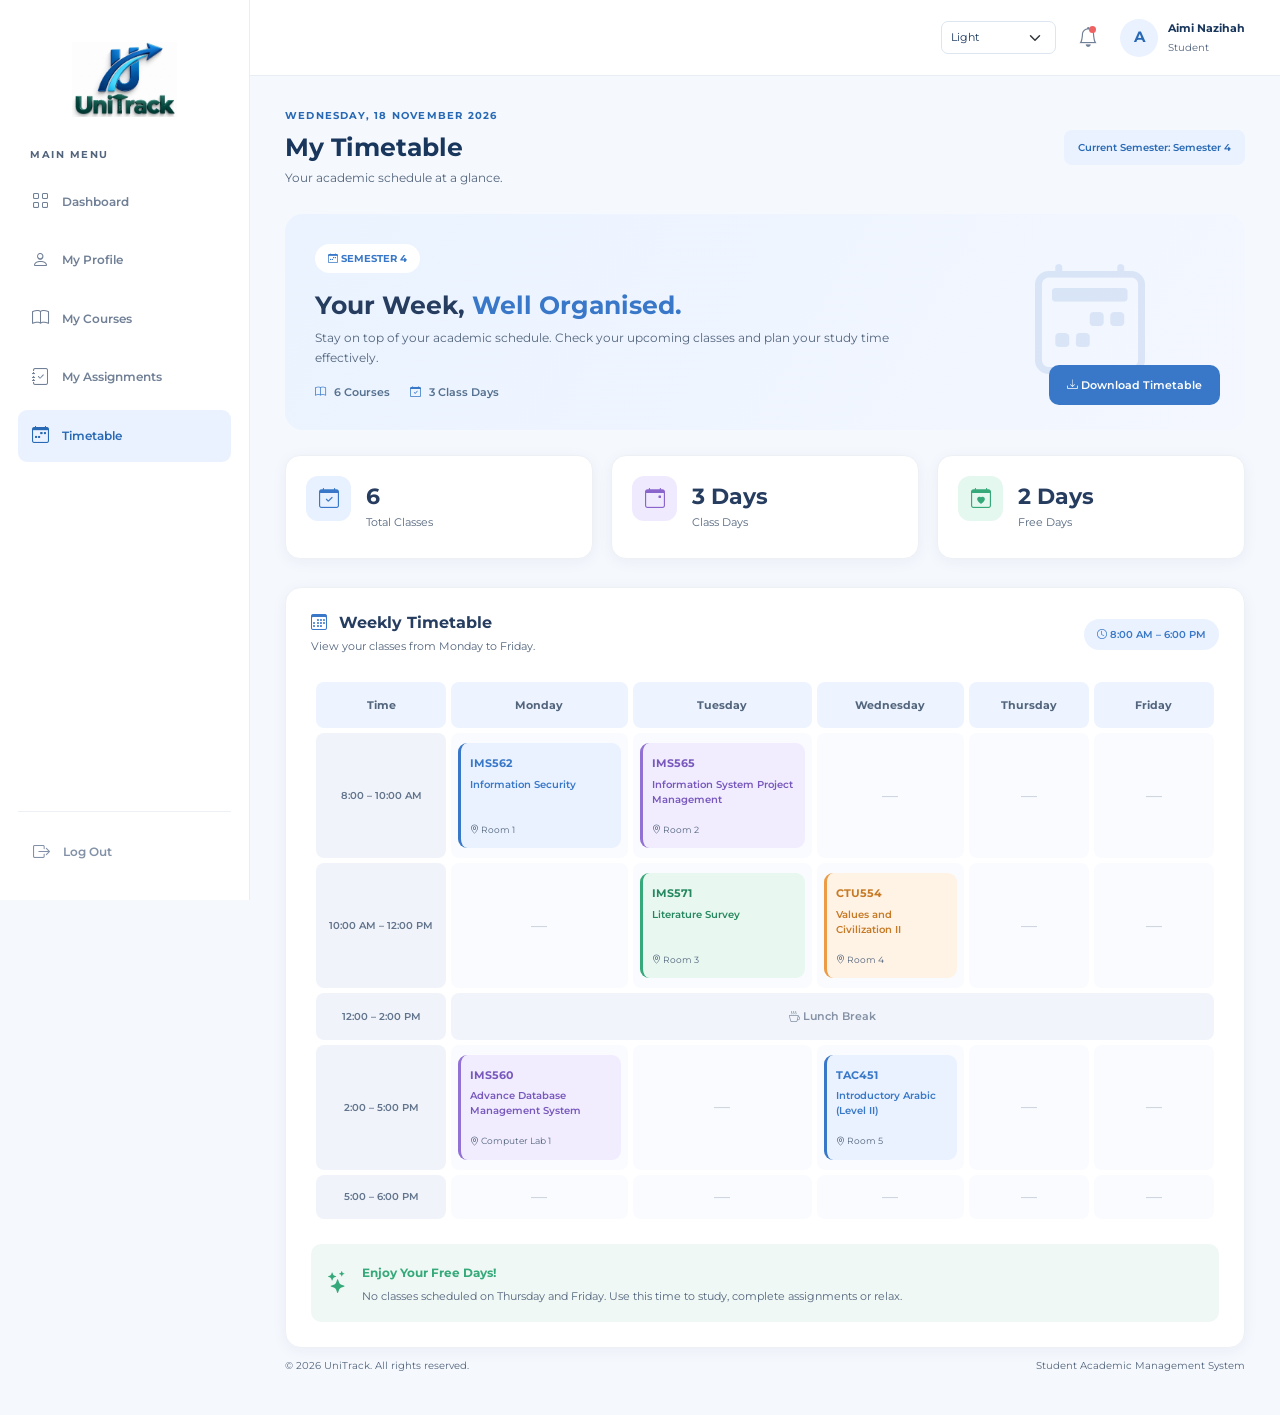
<file: timetable.html>
<!DOCTYPE html>
<html lang="en">

<head>
    <meta charset="UTF-8">
    <meta name="viewport" content="width=device-width, initial-scale=1.0">

    <title>My Timetable | UniTrack</title>

    <link rel="icon" type="image/jpeg" href="images/UniTrack.jpeg">

    <!-- Bootstrap 5 -->
    <link href="https://cdn.jsdelivr.net/npm/bootstrap@5.3.3/dist/css/bootstrap.min.css" rel="stylesheet">

    <!-- Google Fonts -->
    <link href="https://fonts.googleapis.com/css2?family=Montserrat:wght@400;500;600;700&display=swap" rel="stylesheet">

    <!-- Bootstrap Icons -->
    <link href="https://cdn.jsdelivr.net/npm/bootstrap-icons@1.11.3/font/bootstrap-icons.css" rel="stylesheet">

    <!-- Custom CSS -->
    <link rel="stylesheet" href="css/style.css">
</head>

<body class="dashboard-page">

<div class="dashboard-wrapper">

    <!-- SIDEBAR -->
    <aside class="sidebar" id="sidebar">

        <div class="sidebar-logo">
            <img src="images/UniTrack_Logo3.jpeg" alt="UniTrack Logo">
        </div>

        <p class="menu-heading">MAIN MENU</p>

        <nav class="sidebar-menu" aria-label="Main navigation">

            <a href="dashboard.html" class="menu-link">
                <i class="bi bi-grid"></i>
                <span>Dashboard</span>
            </a>

            <a href="profile.html" class="menu-link">
                <i class="bi bi-person"></i>
                <span>My Profile</span>
            </a>

            <a href="courses.html" class="menu-link">
                <i class="bi bi-book"></i>
                <span>My Courses</span>
            </a>

            <a href="assignments.html" class="menu-link">
                <i class="bi bi-journal-check"></i>
                <span>My Assignments</span>
            </a>

            <a href="timetable.html" class="menu-link active">
                <i class="bi bi-calendar-week"></i>
                <span>Timetable</span>
            </a>

        </nav>

        <!-- LOGOUT -->
        <div class="sidebar-bottom">

            <a href="index.html" class="menu-link logout-link" id="logoutLink">
                <i class="bi bi-box-arrow-right"></i>
                <span>Log Out</span>
            </a>

        </div>

    </aside>


    <!-- MAIN CONTENT -->
    <main class="main-content">

        <!-- TOPBAR -->
        <header class="topbar">

            <button
                class="sidebar-toggle"
                id="sidebarToggle"
                type="button"
                aria-label="Toggle navigation">

                <i class="bi bi-list"></i>

            </button>


            <div class="topbar-right">

                <div class="theme-dropdown">
                    <select id="themeSelector" class="form-select form-select-sm">
                        <option value="light">Light</option>
                        <option value="dark">Dark</option>
                        <option value="system">System Default</option>
                    </select>
                </div>

                <!-- Notifications -->
                <button
                    class="icon-button"
                    type="button"
                    aria-label="Notifications">

                    <i class="bi bi-bell"></i>
                    <span class="notification-dot"></span>

                </button>

                <!-- User Profile -->
                <div class="user-profile">

                    <div class="user-avatar">A</div>

                    <div class="user-details">
                        <strong id="topbarName">Aimi Nazihah</strong>
                        <small>Student</small>
                    </div>

                </div>

            </div>

        </header>

              <!-- Timetable -->
        <section class="dashboard-content">

            <!-- Welcome Section -->
            <div class="welcome-section">

                <div>
                    <p class="dashboard-date">WEDNESDAY, 18 NOVEMBER 2026</p>

                    <h1>My Timetable</h1>

                    <p>
                        Your academic schedule at a glance.
                    </p>
                </div>

                <span class="semester-badge">
                    Current Semester: Semester 4
                </span>

            </div>

                <!-- TIMETABLE PAGE CONTENT -->

                <!-- WELCOME BANNER -->
                <section class="timetable-welcome">

                <div class="welcome-content">

                    <span class="welcome-tag">
                        <i class="bi bi-calendar-week"></i>
                        SEMESTER 4
                    </span>

                    <h2>Your Week, <span>Well Organised.</span></h2>

                    <p>
                        Stay on top of your academic schedule.
                        Check your upcoming classes and plan your study time effectively.
                    </p>

                    <div class="welcome-details">

                        <span>
                            <i class="bi bi-book"></i>
                            6 Courses
                        </span>

                        <span>
                            <i class="bi bi-calendar-check"></i>
                            3 Class Days
                        </span>

                    </div>

                </div>

                <div class="welcome-illustration">
                    <i class="bi bi-calendar2-week"></i>
                </div>

                <!-- Download Timetable -->
                <button
                    class="download-btn"
                    type="button"
                    onclick="window.print()">

                    <i class="bi bi-download"></i>
                    Download Timetable

                </button>

            </section>


            <!-- TIMETABLE SUMMARY -->
            <section class="timetable-summary">

                <!-- Total Classes -->
                <div class="timetable-summary-card">

                    <div class="summary-icon blue">
                        <i class="bi bi-calendar-check"></i>
                    </div>

                    <div>
                        <h3>6</h3>
                        <p>Total Classes</p>
                    </div>

                </div>


                <!-- Class Days -->
                <div class="timetable-summary-card">

                    <div class="summary-icon purple">
                        <i class="bi bi-calendar-event"></i>
                    </div>

                    <div>
                        <h3>3 Days</h3>
                        <p>Class Days</p>
                    </div>

                </div>


                <!-- Free Days -->
                <div class="timetable-summary-card">

                    <div class="summary-icon green">
                        <i class="bi bi-calendar-heart"></i>
                    </div>

                    <div>
                        <h3>2 Days</h3>
                        <p>Free Days</p>
                    </div>

                </div>

            </section>


            <!-- PRINT ONLY THIS SECTION -->
            <div id="timetable-content">

                <section class="timetable-section">

                    <!-- TIMETABLE HEADING -->
                    <div class="timetable-heading">

                        <div>
                            <h4>
                                <i class="bi bi-calendar3"></i>
                                Weekly Timetable
                            </h4>

                            <p>View your classes from Monday to Friday.</p>
                        </div>

                        <span class="week-label">
                            <i class="bi bi-clock"></i>
                            8:00 AM – 6:00 PM
                        </span>

                    </div>


                    <!-- TIMETABLE TABLE -->
                    <div class="table-responsive">

                        <table class="weekly-timetable">

                            <thead>
                                <tr>
                                    <th>Time</th>
                                    <th>Monday</th>
                                    <th>Tuesday</th>
                                    <th>Wednesday</th>
                                    <th>Thursday</th>
                                    <th>Friday</th>
                                </tr>
                            </thead>

                            <tbody>

                                <!-- 8 AM - 10 AM -->
                                <tr>

                                    <td class="time-cell">
                                        8:00 – 10:00 AM
                                    </td>

                                    <td>
                                        <div class="class-card blue-card">
                                            <strong>IMS562</strong>
                                            <span>Information Security</span>
                                            <small>
                                                <i class="bi bi-geo-alt"></i>
                                                Room 1
                                            </small>
                                        </div>
                                    </td>

                                    <td>
                                        <div class="class-card purple-card">
                                            <strong>IMS565</strong>
                                            <span>Information System Project Management</span>
                                            <small>
                                                <i class="bi bi-geo-alt"></i>
                                                Room 2
                                            </small>
                                        </div>
                                    </td>

                                    <td class="empty-cell">—</td>
                                    <td class="empty-cell">—</td>
                                    <td class="empty-cell">—</td>

                                </tr>


                                <!-- 10 AM - 12 PM -->
                                <tr>

                                    <td class="time-cell">
                                        10:00 AM – 12:00 PM
                                    </td>

                                    <td class="empty-cell">—</td>

                                    <td>
                                        <div class="class-card green-card">
                                            <strong>IMS571</strong>
                                            <span>Literature Survey</span>
                                            <small>
                                                <i class="bi bi-geo-alt"></i>
                                                Room 3
                                            </small>
                                        </div>
                                    </td>

                                    <td>
                                        <div class="class-card orange-card">
                                            <strong>CTU554</strong>
                                            <span>Values and Civilization II</span>
                                            <small>
                                                <i class="bi bi-geo-alt"></i>
                                                Room 4
                                            </small>
                                        </div>
                                    </td>

                                    <td class="empty-cell">—</td>
                                    <td class="empty-cell">—</td>

                                </tr>


                                <!-- LUNCH BREAK -->
                                <tr>

                                    <td class="time-cell">
                                        12:00 – 2:00 PM
                                    </td>

                                    <td colspan="5" class="break-cell">

                                        <i class="bi bi-cup-hot"></i>
                                        Lunch Break

                                    </td>

                                </tr>


                                <!-- 2 PM - 5 PM -->
                                <tr>

                                    <td class="time-cell">
                                        2:00 – 5:00 PM
                                    </td>

                                    <td>
                                        <div class="class-card purple-card">
                                            <strong>IMS560</strong>
                                            <span>Advance Database Management System</span>
                                            <small>
                                                <i class="bi bi-geo-alt"></i>
                                                Computer Lab 1
                                            </small>
                                        </div>
                                    </td>

                                    <td class="empty-cell">—</td>

                                    <td>
                                        <div class="class-card blue-card">
                                            <strong>TAC451</strong>
                                            <span>Introductory Arabic (Level II)</span>
                                            <small>
                                                <i class="bi bi-geo-alt"></i>
                                                Room 5
                                            </small>
                                        </div>
                                    </td>

                                    <td class="empty-cell">—</td>
                                    <td class="empty-cell">—</td>

                                </tr>


                                <!-- 5 PM - 6 PM -->
                                <tr>

                                    <td class="time-cell">
                                        5:00 – 6:00 PM
                                    </td>

                                    <td class="empty-cell">—</td>
                                    <td class="empty-cell">—</td>
                                    <td class="empty-cell">—</td>
                                    <td class="empty-cell">—</td>
                                    <td class="empty-cell">—</td>

                                </tr>

                            </tbody>

                        </table>

                    </div>


                    <!-- FREE DAY NOTICE -->
                    <div class="free-day-note">

                        <i class="bi bi-stars"></i>

                        <div>

                            <strong>Enjoy Your Free Days!</strong>

                            <p>
                                No classes scheduled on Thursday and Friday.
                                Use this time to study, complete assignments or relax.
                            </p>

                        </div>

                    </div>

                </section>

            </div>
            <!-- END PRINT SECTION -->


            <!-- Footer -->
                <footer class="dashboard-footer">

                    <p>© 2026 UniTrack. All rights reserved.</p>

                    <p>Student Academic Management System</p>

                </footer>

        </section>

    </main>

</div>


<!-- BOOTSTRAP JAVASCRIPT -->
<script src="https://cdn.jsdelivr.net/npm/bootstrap@5.3.3/dist/js/bootstrap.bundle.min.js"></script>

<!-- CUSTOM JAVASCRIPT -->
<script src="js/script.js"></script>

</body>
</html>
</file>
<file: css/style.css>
/* ==========================================
   UNITRACK - GENERAL SETTINGS
========================================== */

* {
    margin: 0;
    padding: 0;
    box-sizing: border-box;
}

body {
    font-family: 'Montserrat', sans-serif;
    color: #19365c;
}

button,
input {
    font-family: inherit;
}


/* ==========================================
   LOGIN PAGE
========================================== */

.login-page {
    min-height: 100vh;
    background: linear-gradient(135deg, #eaf3ff, #f7faff, #dceaff);
    display: flex;
    justify-content: center;
    align-items: center;
    padding: 30px 15px;
}

.login-container {
    width: 100%;
    max-width: 460px;
}

.login-card {
    background: #ffffff;
    padding: 38px 40px;
    border-radius: 18px;
    box-shadow: 0 12px 40px rgba(29, 70, 120, 0.10);
}

.logo-container {
    text-align: center;
    margin-bottom: 8px;
}

.main-logo {
    width: 190px;
    height: 100px;
    object-fit: contain;
}

.welcome-text {
    text-align: center;
    color: #4386d8;
    font-size: 11px;
    font-weight: 700;
    letter-spacing: 2.5px;
    margin-bottom: 10px;
}

.login-card h2 {
    text-align: center;
    font-size: 24px;
    font-weight: 700;
    color: #17365d;
}

.login-description {
    text-align: center;
    font-size: 12px;
    color: #8291a7;
    margin: 10px 0 28px;
}

.form-label {
    font-size: 12px;
    font-weight: 600;
    margin-bottom: 8px;
}

.form-control {
    height: 46px;
    border: 1px solid #dce5f0;
    border-radius: 8px;
    font-size: 12px;
    padding: 12px;
}

.form-control:focus {
    border-color: #4386d8;
    box-shadow: 0 0 0 3px rgba(67, 134, 216, 0.12);
}

/* Password */

.password-wrapper {
    position: relative;
}

.password-wrapper input {
    padding-right: 65px;
}

.password-toggle {
    position: absolute;
    right: 12px;
    top: 50%;
    transform: translateY(-50%);
    border: none;
    background: transparent;
    color: #4386d8;
    font-size: 11px;
    font-weight: 600;
    cursor: pointer;
}

/* Login Options */

.login-options {
    display: flex;
    justify-content: space-between;
    align-items: center;
    margin: 18px 0 22px;
    font-size: 11px;
}

.remember-option {
    color: #718096;
}

.remember-option input {
    accent-color: #367bd0;
    margin-right: 5px;
}

.forgot-link,
.register-text a {
    color: #367bd0;
    text-decoration: none;
    font-weight: 600;
}

.forgot-link:hover,
.register-text a:hover {
    color: #174e91;
}

/* Error Message */

.error-message {
    color: #dc3545;
    font-size: 11px;
    margin-bottom: 12px;
}

/* Login Button */

.login-button {
    width: 100%;
    height: 46px;
    background: #2869b5;
    color: white;
    border: none;
    border-radius: 8px;
    font-size: 13px;
    font-weight: 600;
    cursor: pointer;
    transition: 0.3s;
}

.login-button:hover {
    background: #174e91;
}

/* Register Text */

.register-text {
    text-align: center;
    margin-top: 25px;
    font-size: 11px;
    color: #8291a7;
}

/* Login Footer */

.login-footer {
    text-align: center;
    margin-top: 28px;
    font-size: 10px;
    color: #a1adbd;
}


/* ==========================================
   REGISTER PAGE
========================================== */

.register-container {
    max-width: 500px;
}

.register-card {
    padding: 30px 40px;
}

.register-card .login-description {
    margin-bottom: 22px;
}

.register-card .form-control {
    height: 44px;
}

.password-hint {
    display: block;
    color: #94a3b8;
    font-size: 10px;
    margin-top: 6px;
}

.form-message {
    font-size: 11px;
    margin-bottom: 12px;
    font-weight: 500;
}

.form-message.error {
    color: #dc3545;
}

.form-message.success {
    color: #198754;
}


/* ==========================================
   DASHBOARD GENERAL
========================================== */

.dashboard-page {
    background: #f5f8fd;
    min-height: 100vh;
    color: #19365c;
}

.dashboard-wrapper,
.dashboard-container {
    min-height: 100vh;
}

.dashboard-container {
    background: #f5f8fd;
}


/* ==========================================
   SIDEBAR
========================================== */

.sidebar {
    width: 250px;
    height: 100vh;
    position: fixed;
    top: 0;
    left: 0;
    background: #ffffff;
    border-right: 1px solid #e9eef5;
    padding: 22px 18px;
    display: flex;
    flex-direction: column;
    z-index: 1000;
    transition: transform 0.3s ease;
}

.sidebar-logo {
    text-align: center;
    padding: 20px 5px 30px;
}

.sidebar-logo img {
    width: 165px;
    height: 75px;
    object-fit: contain;
}

.sidebar-nav {
    display: flex;
    flex-direction: column;
    gap: 8px;
    padding: 15px 0;
}

.sidebar-nav a,
.sidebar-bottom a {
    display: flex;
    align-items: center;
    gap: 13px;
    padding: 13px 15px;
    color: #8291a7;
    text-decoration: none;
    font-size: 12px;
    font-weight: 600;
    border-radius: 9px;
    transition: 0.2s;
}

.sidebar-nav a:hover,
.sidebar-nav a.active {
    background: #eaf3ff;
    color: #2869b5;
}

.sidebar-nav i,
.sidebar-bottom i {
    font-size: 17px;
}

.sidebar-bottom {
    margin-top: auto;
    border-top: 1px solid #edf1f6;
    padding: 15px 0 0;
}

.sidebar-bottom a:hover {
    background: #fff0f0;
    color: #dc3545;
}

.menu-heading {
    color: #a0aec0;
    font-size: 10px;
    font-weight: 700;
    letter-spacing: 1.5px;
    margin: 0 0 14px 12px;
}

.sidebar-menu {
    display: flex;
    flex-direction: column;
    gap: 7px;
}

.menu-link {
    display: flex;
    align-items: center;
    gap: 13px;
    padding: 13px 14px;
    border-radius: 9px;
    color: #718096;
    font-size: 12px;
    font-weight: 600;
    text-decoration: none;
    transition: all 0.2s ease;
}

.menu-link i {
    font-size: 17px;
}

.menu-link:hover,
.menu-link.active {
    background: #eaf2ff;
    color: #2869b5;
}

.logout-link:hover {
    color: #dc3545;
    background: #fff1f1;
}


/* ==========================================
   MAIN CONTENT & TOPBAR
========================================== */

.main-content {
    margin-left: 250px;
    min-height: 100vh;
}

.dashboard-topbar,
.topbar {
    min-height: 76px;
    background: #ffffff;
    border-bottom: 1px solid #e9eef5;
    padding: 15px 35px;
    display: flex;
    align-items: center;
    justify-content: space-between;
    gap: 20px;
}

.topbar h5 {
    color: #19365c;
    font-size: 15px;
    font-weight: 700;
    margin-bottom: 5px;
}

.topbar p {
    color: #91a0b3;
    font-size: 11px;
    margin: 0;
}

.sidebar-toggle {
    display: none;
    border: none;
    background: transparent;
    color: #19365c;
    font-size: 25px;
    cursor: pointer;
}

.topbar-search {
    width: 300px;
    height: 39px;
    display: flex;
    align-items: center;
    gap: 10px;
    background: #f5f8fd;
    border: 1px solid #edf1f6;
    border-radius: 8px;
    padding: 0 12px;
    color: #91a0b3;
}

.topbar-search i {
    font-size: 14px;
}

.topbar-search input {
    width: 100%;
    border: none;
    outline: none;
    background: transparent;
    font-family: inherit;
    font-size: 11px;
    color: #19365c;
}

.topbar-right {
    display: flex;
    align-items: center;
    gap: 22px;
    margin-left: auto;
}

.topbar-right > i {
    color: #718096;
    font-size: 19px;
}

.icon-button {
    position: relative;
    border: none;
    background: transparent;
    color: #718096;
    font-size: 20px;
    cursor: pointer;
}

.notification-dot {
    width: 7px;
    height: 7px;
    position: absolute;
    top: 3px;
    right: 2px;
    background: #ef6262;
    border-radius: 50%;
}

.profile-page-title {
    font-family: 'Montserrat', sans-serif !important;
    font-weight: 700;
}

.user-profile,
.topbar-profile {
    display: flex;
    align-items: center;
    gap: 10px;
}

.user-avatar {
    width: 38px;
    height: 38px;
    border-radius: 50%;
    background: #eaf2ff;
    color: #2869b5;
    display: flex;
    align-items: center;
    justify-content: center;
    font-size: 15px;
    font-weight: 700;
}

.user-details {
    display: flex;
    flex-direction: column;
    gap: 3px;
}

.user-details strong {
    font-size: 11px;
    color: #19365c;
}

.user-details small {
    font-size: 10px;
    color: #91a0b3;
}

.topbar-profile {
    color: #53657d;
    font-size: 11px;
    font-weight: 600;
}

.topbar-profile > i {
    font-size: 24px;
    color: #3978c8;
}


/* ==========================================
   DASHBOARD CONTENT
========================================== */

.dashboard-content {
    padding: 32px 35px;
}

.welcome-section {
    display: flex;
    align-items: center;
    justify-content: space-between;
    gap: 15px;
    margin-bottom: 27px;
}

.dashboard-date {
    color: #4386d8;
    font-size: 10px;
    font-weight: 700;
    letter-spacing: 1.2px;
    margin-bottom: 9px;
}

.welcome-section h1 {
    font-size: 25px;
    font-weight: 700;
    color: #19365c;
    margin-bottom: 7px;
}

.welcome-section > div > p:last-child {
    color: #91a0b3;
    font-size: 12px;
    margin-bottom: 0;
}

.semester-badge {
    background: #eaf2ff;
    color: #2869b5;
    padding: 10px 14px;
    border-radius: 8px;
    font-size: 10px;
    font-weight: 600;
    white-space: nowrap;
}


/* ==========================================
   SUMMARY CARDS
========================================== */

.summary-row {
    margin-bottom: 25px;
}

.summary-card {
    background: #ffffff;
    border: 1px solid #edf1f6;
    border-radius: 12px;
    padding: 20px;
    height: 100%;
    transition: transform 0.2s ease, box-shadow 0.2s ease;
}

.summary-card:hover {
    transform: translateY(-3px);
    box-shadow: 0 8px 20px rgba(29, 70, 120, 0.07);
}

.summary-icon {
    width: 40px;
    height: 40px;
    border-radius: 10px;
    display: flex;
    align-items: center;
    justify-content: center;
    font-size: 19px;
    margin-bottom: 17px;
}

.blue-icon {
    background: #eaf2ff;
    color: #367bd0;
}

.purple-icon {
    background: #f0ebff;
    color: #8464d8;
}

.orange-icon {
    background: #fff3e5;
    color: #e59a35;
}

.green-icon {
    background: #e5f7ef;
    color: #2da779;
}

.summary-card p {
    color: #8291a7;
    font-size: 11px;
    font-weight: 500;
    margin-bottom: 7px;
}

.summary-card h3 {
    color: #19365c;
    font-size: 25px;
    font-weight: 700;
    margin-bottom: 5px;
}

.summary-card small {
    color: #a0aec0;
    font-size: 10px;
}


/* ==========================================
   DASHBOARD PANELS & CHARTS
========================================== */

.dashboard-grid {
    margin-bottom: 25px;
}

.dashboard-panel {
    background: #ffffff;
    border: 1px solid #edf1f6;
    border-radius: 12px;
    padding: 23px;
    height: 100%;
}

.panel-heading {
    display: flex;
    align-items: flex-start;
    justify-content: space-between;
    gap: 12px;
    margin-bottom: 20px;
}

.panel-heading h5 {
    font-size: 14px;
    font-weight: 700;
    color: #19365c;
    margin-bottom: 6px;
}

.panel-heading p {
    color: #91a0b3;
    font-size: 10px;
    margin-bottom: 0;
}

.chart-label {
    background: #eaf2ff;
    color: #2869b5;
    padding: 6px 12px;
    border-radius: 6px;
    font-size: 10px;
    font-weight: 600;
}

.chart-container {
    position: relative;
    height: 270px;
    width: 100%;
}

.assignment-chart {
    position: relative;
    height: 190px;
    max-width: 220px;
    margin: 0 auto 15px;
}

.assignment-legend {
    display: flex;
    justify-content: center;
    gap: 20px;
    flex-wrap: wrap;
}

.assignment-legend div {
    display: flex;
    align-items: center;
    gap: 6px;
    color: #8291a7;
    font-size: 10px;
}

.assignment-legend strong {
    color: #19365c;
    margin-left: 3px;
}

.legend-dot {
    width: 8px;
    height: 8px;
    border-radius: 50%;
}

.pending-dot {
    background: #f1ad52;
}

.completed-dot {
    background: #4386d8;
}


/* ==========================================
   DASHBOARD ASSIGNMENTS TABLE
========================================== */

.recent-panel {
    margin-bottom: 25px;
}

.view-all {
    color: #367bd0;
    text-decoration: none;
    font-size: 10px;
    font-weight: 600;
    white-space: nowrap;
}

.view-all:hover {
    color: #174e91;
}

.dashboard-table {
    margin-bottom: 0;
    min-width: 600px;
}

.dashboard-table thead th {
    background: #f7f9fc;
    color: #8291a7;
    font-size: 10px;
    font-weight: 600;
    padding: 13px 14px;
    border-bottom: 1px solid #edf1f6;
}

.dashboard-table tbody td {
    color: #53657d;
    font-size: 10px;
    padding: 15px 14px;
    border-bottom: 1px solid #f0f3f7;
}

.dashboard-table tbody tr:last-child td {
    border-bottom: none;
}

.status {
    display: inline-block;
    padding: 6px 10px;
    border-radius: 20px;
    font-size: 9px;
    font-weight: 600;
}

.pending-status {
    background: #fff3df;
    color: #c78323;
}

.progress-status {
    background: #eaf2ff;
    color: #367bd0;
}

.completed-status {
    background: #e5f7ef;
    color: #21865d;
}


/* ==========================================
   FOOTER
========================================== */

.dashboard-footer {
    display: flex;
    justify-content: space-between;
    flex-wrap: wrap;
    gap: 8px;
    padding: 10px 0;
}

.dashboard-footer p {
    color: #a0aec0;
    font-size: 10px;
    margin-bottom: 0;
}


/* ==========================================
   PROFILE PAGE
========================================== */

.profile-panel {
    margin-top: 25px;
    padding: 25px;
}

.profile-content {
    text-align: center;
    padding: 20px 10px;
}

.profile-avatar {
    width: 100px;
    height: 100px;
    min-width: 100px;
    background: #eaf3ff;
    color: #2869b5;
    border-radius: 50%;
    display: flex;
    align-items: center;
    justify-content: center;
    font-size: 40px;
    overflow: hidden;
}

.profile-avatar img,
.profile-picture {
    width: 100%;
    height: 100%;
    object-fit: cover;
    border-radius: 50%;
}

.profile-content h4 {
    color: #19365c;
    font-size: 18px;
    font-weight: 700;
    margin-bottom: 5px;
}

.profile-content > p {
    color: #8291a7;
    font-size: 12px;
}

.profile-content hr {
    margin: 25px 0;
    border-color: #e8edf4;
}

.profile-content .row {
    text-align: left;
}

.profile-content label {
    color: #8291a7;
    font-size: 11px;
    font-weight: 600;
    margin-bottom: 7px;
}

.profile-content .row p {
    color: #19365c;
    font-size: 13px;
    font-weight: 600;
    margin-bottom: 0;
    padding: 12px;
    background: #f7faff;
    border-radius: 7px;
}

/* Profile Header */

.profile-header-card {
    display: flex;
    align-items: center;
    gap: 20px;
    background: #ffffff;
    padding: 25px;
    border-radius: 14px;
    box-shadow: 0 5px 20px rgba(29, 70, 120, 0.06);
    margin-bottom: 25px;
}

.profile-header-details {
    flex: 1;
}

.profile-header-details h3 {
    color: #19365c;
    font-size: 18px;
    font-weight: 700;
    margin-bottom: 6px;
}

.profile-header-details p {
    color: #8291a7;
    font-size: 12px;
    margin-bottom: 9px;
}

.profile-semester {
    display: inline-block;
    background: #eaf3ff;
    color: #2869b5;
    padding: 6px 11px;
    border-radius: 20px;
    font-size: 10px;
    font-weight: 700;
}

/* Profile Buttons */

.profile-edit-btn,
.profile-save-btn {
    background: #2869b5;
    color: white;
    border: none;
    border-radius: 8px;
    padding: 11px 16px;
    font-size: 11px;
    font-weight: 600;
    cursor: pointer;
}

.profile-edit-btn:hover,
.profile-save-btn:hover {
    background: #174e91;
}

.profile-section {
    padding: 25px;
    margin-bottom: 22px;
}

.profile-section .panel-heading {
    margin-bottom: 25px;
}

.profile-section .panel-heading h5 {
    color: #19365c;
    font-size: 15px;
    font-weight: 700;
    margin-bottom: 5px;
}

.profile-section .panel-heading span {
    color: #91a0b3;
    font-size: 11px;
}

.profile-label {
    display: block;
    color: #718096;
    font-size: 11px;
    font-weight: 600;
    margin-bottom: 8px;
}

.profile-input {
    min-height: 45px;
    font-size: 12px;
    border: 1px solid #e1e8f0;
    border-radius: 8px;
    color: #19365c;
    background-color: #f8faff;
}

.profile-input[readonly],
.profile-input:disabled {
    background-color: #f8faff;
    opacity: 1;
    color: #19365c;
}

.profile-input:not([readonly]):not(:disabled) {
    background-color: #ffffff;
    border-color: #4386d8;
}

.profile-save-area {
    display: flex;
    justify-content: flex-end;
    gap: 10px;
    margin: 20px 0;
}

.profile-cancel-btn {
    background: #eef2f7;
    color: #53657c;
    border: none;
    border-radius: 8px;
    padding: 11px 18px;
    font-size: 11px;
    font-weight: 600;
}

.profile-message {
    font-size: 12px;
    text-align: right;
    color: #198754;
    margin-top: 10px;
}

/* Profile Photo Upload */

.profile-photo-area {
    display: flex;
    flex-direction: column;
    align-items: center;
    margin-right: 20px;
    gap: 10px;
}

.profile-avatar-button {
    position: relative;
    border: none;
    background: transparent;
    padding: 0;
    border-radius: 50%;
    cursor: pointer;
}

.profile-avatar-button:disabled {
    cursor: default;
}

.profile-avatar-button:not(:disabled):hover .profile-avatar {
    opacity: 0.8;
}

.profile-camera-icon {
    display: none;
    position: absolute;
    right: 0;
    bottom: 0;
    background: #2869b5;
    color: white;
    width: 32px;
    height: 32px;
    border: 3px solid white;
    border-radius: 50%;
    align-items: center;
    justify-content: center;
}

.profile-avatar-button:not(:disabled) .profile-camera-icon {
    display: flex;
}

.profile-avatar-button:disabled .profile-camera-icon {
    display: none;
}

.profile-remove-picture {
    margin-top: 10px;
    border: none;
    background: transparent;
    color: #dc3545;
    font-size: 11px;
    font-weight: 600;
    cursor: pointer;
}


/* ==========================================
   MY COURSES PAGE
========================================== */

.course-summary {
    margin-bottom: 30px;
}

.course-summary-card {
    background: #ffffff;
    border: 1px solid #edf1f6;
    border-radius: 12px;
    padding: 20px;
    display: flex;
    align-items: center;
    gap: 15px;
    height: 100%;
}

.course-summary-icon {
    width: 45px;
    height: 45px;
    min-width: 45px;
    background: #eaf2ff;
    color: #2869b5;
    border-radius: 10px;
    display: flex;
    align-items: center;
    justify-content: center;
    font-size: 20px;
}

.course-summary-card p {
    color: #8291a7;
    font-size: 11px;
    margin-bottom: 5px;
}

.course-summary-card h3 {
    color: #19365c;
    font-size: 20px;
    font-weight: 700;
    margin-bottom: 0;
}

/* Course Toolbar */

.course-toolbar {
    display: flex;
    justify-content: space-between;
    align-items: center;
    gap: 20px;
    margin-bottom: 20px;
}

.course-toolbar h5 {
    color: #19365c;
    font-size: 15px;
    font-weight: 700;
    margin-bottom: 5px;
}

.course-toolbar p {
    color: #91a0b3;
    font-size: 11px;
    margin-bottom: 0;
}

.course-search {
    width: 300px;
    height: 42px;
    display: flex;
    align-items: center;
    gap: 10px;
    padding: 0 13px;
    background: #ffffff;
    border: 1px solid #e1e8f0;
    border-radius: 8px;
    color: #91a0b3;
}

.course-search input {
    width: 100%;
    border: none;
    outline: none;
    font-family: inherit;
    font-size: 11px;
    color: #19365c;
}

/* Course Cards */

.course-card {
    height: 100%;
    background: #ffffff;
    border: 1px solid #edf1f6;
    border-radius: 13px;
    padding: 23px;
    transition: 0.25s ease;
}

.course-card:hover {
    transform: translateY(-4px);
    box-shadow: 0 8px 22px rgba(29, 70, 120, 0.08);
}

.course-card-top {
    display: flex;
    justify-content: space-between;
    align-items: center;
    margin-bottom: 20px;
}

.course-code {
    background: #eaf2ff;
    color: #2869b5;
    padding: 7px 11px;
    border-radius: 6px;
    font-size: 10px;
    font-weight: 700;
}

.course-credit {
    color: #8291a7;
    font-size: 10px;
}

.course-card-icon {
    width: 43px;
    height: 43px;
    background: #eaf2ff;
    color: #367bd0;
    border-radius: 10px;
    display: flex;
    align-items: center;
    justify-content: center;
    font-size: 20px;
    margin-bottom: 17px;
}

.purple-course {
    background: #f0ebff;
    color: #8464d8;
}

.orange-course {
    background: #fff3e5;
    color: #e59a35;
}

.green-course {
    background: #e5f7ef;
    color: #2da779;
}

.course-card h5 {
    color: #19365c;
    font-size: 14px;
    font-weight: 700;
    margin-bottom: 10px;
}

.course-description {
    color: #8291a7;
    font-size: 11px;
    line-height: 1.8;
    min-height: 40px;
    margin-bottom: 22px;
}

/* Lecturer Details */

.course-lecturer,
.lecturer-contact {
    display: flex;
    align-items: center;
    gap: 11px;
    padding: 14px 0;
    border-top: 1px solid #edf1f6;
}

.course-lecturer > i,
.lecturer-contact > i {
    color: #4386d8;
    font-size: 20px;
}

.course-lecturer div {
    display: flex;
    flex-direction: column;
    gap: 4px;
}

.course-lecturer small {
    color: #91a0b3;
    font-size: 9px;
}

.course-lecturer strong {
    color: #19365c;
    font-size: 11px;
    font-weight: 600;
}

.lecturer-contact span {
    color: #19365c;
    font-size: 11px;
    font-weight: 600;
}

.course-card-footer {
    border-top: 1px solid #edf1f6;
    padding-top: 13px;
    color: #8291a7;
    font-size: 10px;
}

.course-card-footer i {
    color: #4386d8;
    margin-right: 5px;
}

.no-courses {
    text-align: center;
    padding: 50px 20px;
    color: #8291a7;
}

.no-courses > i {
    font-size: 35px;
    color: #4386d8;
}

.no-courses h5 {
    color: #19365c;
    font-size: 14px;
    margin: 15px 0 7px;
}

.no-courses p {
    font-size: 11px;
}


/* ==========================================
   MY ASSIGNMENTS PAGE
========================================== */

.assignment-toolbar {
    display: flex;
    justify-content: space-between;
    align-items: center;
    gap: 20px;
    margin: 32px 0 20px;
    flex-wrap: wrap;
}

.assignment-toolbar h5 {
    font-size: 17px;
    font-weight: 700;
    margin-bottom: 6px;
    color: #243b5a;
}

.assignment-toolbar p {
    font-size: 12px;
    color: #8995a7;
    margin: 0;
}

.assignment-search {
    display: flex;
    align-items: center;
    gap: 10px;
    background: #ffffff;
    border: 1px solid #e4eaf2;
    border-radius: 10px;
    padding: 11px 15px;
    width: 310px;
    max-width: 100%;
}

.assignment-search i {
    color: #8b9bb1;
}

.assignment-search input {
    border: none;
    outline: none;
    width: 100%;
    font-family: inherit;
    font-size: 12px;
    color: #34445c;
}

/* Assignment Cards */

.assignment-course-card {
    background: #ffffff;
    border: 1px solid #e9eef5;
    border-radius: 14px;
    padding: 22px;
    height: 100%;
    transition: 0.2s ease;
}

.assignment-course-card:hover {
    transform: translateY(-3px);
    box-shadow: 0 8px 24px rgba(40, 75, 120, 0.07);
}

.assignment-course-header {
    display: flex;
    justify-content: space-between;
    align-items: center;
    padding-bottom: 17px;
    border-bottom: 1px solid #edf0f5;
    margin-bottom: 8px;
    gap: 12px;
}

.assignment-course-code {
    display: inline-block;
    background: #edf4ff;
    color: #3978c8;
    font-size: 10px;
    font-weight: 700;
    padding: 6px 10px;
    border-radius: 6px;
    margin-bottom: 9px;
    letter-spacing: 0.5px;
}

.assignment-course-header h5 {
    color: #263c59;
    font-size: 14px;
    font-weight: 700;
    margin: 0;
    line-height: 1.5;
}

.assignment-subject-icon {
    font-size: 25px;
    color: #7ba5dc;
}

.assignment-item {
    display: flex;
    align-items: center;
    gap: 13px;
    padding: 17px 0;
    border-bottom: 1px solid #f0f2f6;
}

.assignment-item:last-child {
    border-bottom: none;
    padding-bottom: 2px;
}

.assignment-type-icon {
    width: 40px;
    height: 40px;
    min-width: 40px;
    display: flex;
    justify-content: center;
    align-items: center;
    border-radius: 10px;
    font-size: 17px;
}

.completed-icon {
    background: #e8f7ef;
    color: #269b62;
}

.pending-icon {
    background: #fff4e5;
    color: #e39a29;
}

.assignment-info {
    display: flex;
    flex-direction: column;
    gap: 4px;
    flex: 1;
    min-width: 0;
}

.assignment-info strong {
    color: #34445c;
    font-size: 11px;
    font-weight: 700;
}

.assignment-info small {
    color: #7f8da1;
    font-size: 10px;
    line-height: 1.5;
}

.assignment-info span {
    color: #9aa5b5;
    font-size: 9px;
    margin-top: 2px;
}

.assignment-info span i {
    margin-right: 4px;
}

.assignment-item .status {
    font-size: 9px;
    padding: 6px 9px;
    white-space: nowrap;
}

.no-assignments {
    text-align: center;
    padding: 50px 20px;
    color: #8995a7;
}

.no-assignments i {
    font-size: 32px;
    margin-bottom: 12px;
}

.no-assignments h5 {
    color: #34445c;
    font-size: 15px;
    font-weight: 700;
}

.no-assignments p {
    font-size: 12px;
}


/* ==========================================
   MY TIMETABLE PAGE
========================================== */

.timetable-welcome {
    background: linear-gradient(120deg, #eaf3ff, #f4f7ff);
    padding: 30px;
    border-radius: 18px;
    position: relative;
    overflow: hidden;
    min-height: 200px;
    margin: 25px 0;
}

.welcome-content {
    max-width: 65%;
    position: relative;
    z-index: 2;
}

.welcome-tag {
    display: inline-block;
    background: #ffffff;
    color: #3978c8;
    padding: 7px 13px;
    border-radius: 20px;
    font-size: 10px;
    font-weight: 700;
}

.timetable-welcome h2 {
    font-size: 25px;
    font-weight: 700;
    color: #263d60;
    margin: 17px 0 8px;
}

.timetable-welcome h2 span {
    color: #3978c8;
}

.timetable-welcome p {
    font-size: 12px;
    color: #71819a;
    line-height: 1.7;
    margin-bottom: 12px;
}

.welcome-details {
    display: flex;
    gap: 20px;
    flex-wrap: wrap;
    margin-top: 15px;
}

.welcome-details span {
    color: #55708f;
    font-size: 11px;
    font-weight: 600;
}

.welcome-details i {
    color: #3978c8;
    margin-right: 5px;
}

/* Welcome Illustration */

.welcome-illustration {
    position: absolute;
    right: 100px;
    top: 25px;
    font-size: 110px;
    color: #3978c8;
    opacity: 0.13;
    pointer-events: none;
}

/* Download Button */

.download-btn {
    background: #3978c8;
    color: #ffffff;
    border: none;
    padding: 12px 18px;
    border-radius: 10px;
    font-size: 11px;
    font-weight: 600;
    white-space: nowrap;
    cursor: pointer;
    transition: 0.2s ease;
}

.download-btn:hover {
    background: #285f9f;
}

.timetable-welcome .download-btn {
    position: absolute;
    right: 25px;
    bottom: 25px;
    z-index: 2;
}

/* Timetable Summary */

.timetable-summary {
    display: grid;
    grid-template-columns: repeat(3, minmax(0, 1fr));
    gap: 18px;
    margin-bottom: 28px;
}

.timetable-summary-card {
    background: #ffffff;
    border: 1px solid #edf1f6;
    padding: 20px;
    border-radius: 15px;
    display: flex;
    align-items: center;
    gap: 15px;
    min-width: 0;
    box-shadow: 0 3px 15px rgba(40, 70, 110, 0.05);
}

.timetable-summary-card h3 {
    font-size: 22px;
    font-weight: 700;
    margin: 0;
    color: #263d60;
}

.timetable-summary-card p {
    margin: 4px 0 0;
    color: #8995a8;
    font-size: 11px;
}

.timetable-summary-card .summary-icon {
    width: 45px;
    height: 45px;
    min-width: 45px;
    border-radius: 12px;
    display: flex;
    align-items: center;
    justify-content: center;
    font-size: 20px;
}

.timetable-summary-card .summary-icon.blue {
    background: #e8f1ff;
    color: #3978c8;
}

.timetable-summary-card .summary-icon.purple {
    background: #f0eaff;
    color: #8a65cc;
}

.timetable-summary-card .summary-icon.green {
    background: #e5f8ef;
    color: #35a979;
}

/* Weekly Timetable Section */

.timetable-section {
    background: #ffffff;
    padding: 25px;
    border-radius: 16px;
    border: 1px solid #edf1f6;
    box-shadow: 0 3px 15px rgba(40, 70, 110, 0.05);
}

.timetable-heading {
    display: flex;
    justify-content: space-between;
    align-items: center;
    gap: 15px;
    margin-bottom: 22px;
}

.timetable-heading h4 {
    font-size: 16px;
    font-weight: 700;
    color: #263d60;
    margin-bottom: 6px;
}

.timetable-heading h4 i {
    color: #3978c8;
    margin-right: 7px;
}

.timetable-heading p {
    font-size: 11px;
    color: #8995a8;
    margin: 0;
}

.week-label {
    display: inline-block;
    background: #eaf2ff;
    color: #3978c8;
    padding: 8px 13px;
    border-radius: 20px;
    font-size: 10px;
    font-weight: 600;
    white-space: nowrap;
}

/* Timetable Table */

.weekly-timetable {
    width: 100%;
    min-width: 850px;
    border-collapse: separate;
    border-spacing: 5px;
}

.weekly-timetable th {
    background: #edf4ff;
    color: #3978c8;
    padding: 15px 8px;
    text-align: center;
    font-size: 11px;
    font-weight: 700;
    border-radius: 8px;
}

.weekly-timetable td {
    background: #f9fbff;
    padding: 10px 7px;
    text-align: center;
    vertical-align: middle;
    border-radius: 8px;
    min-width: 120px;
}

.weekly-timetable .time-cell {
    color: #62738c;
    font-size: 10px;
    font-weight: 600;
    min-width: 130px;
    background: #f0f4fa;
    white-space: nowrap;
}

.weekly-timetable .empty-cell {
    color: #c2cad6;
    font-size: 16px;
}

.weekly-timetable .break-cell {
    background: #f1f5fb;
    color: #8491a5;
    font-size: 11px;
    font-weight: 600;
    padding: 15px;
}

/* Class Cards */

.class-card {
    padding: 12px 9px;
    border-radius: 9px;
    text-align: left;
    min-height: 105px;
    display: flex;
    flex-direction: column;
    gap: 5px;
    border-left: 3px solid;
}

.class-card strong {
    font-size: 11px;
    font-weight: 700;
}

.class-card span {
    font-size: 10px;
    line-height: 1.5;
    font-weight: 600;
}

.class-card small {
    font-size: 9px;
    margin-top: auto;
}

.blue-card {
    background: #eaf2ff;
    border-color: #3978c8;
    color: #3978c8;
}

.purple-card {
    background: #f1edff;
    border-color: #9271d5;
    color: #7958bd;
}

.green-card {
    background: #e8f8f0;
    border-color: #35a979;
    color: #26885f;
}

.orange-card {
    background: #fff3e6;
    border-color: #ed9b45;
    color: #c77a25;
}

/* Free Day Notice */

.free-day-note {
    display: flex;
    align-items: center;
    gap: 13px;
    background: #f0f8f5;
    color: #35a979;
    padding: 16px;
    border-radius: 10px;
    margin-top: 20px;
}

.free-day-note > i {
    font-size: 22px;
}

.free-day-note strong {
    font-size: 12px;
}

.free-day-note p {
    font-size: 11px;
    line-height: 1.6;
    margin: 4px 0 0;
    color: #7b968a;
}

/* Timetable Footer */

.timetable-footer {
    text-align: center;
    color: #9aa5b5;
    font-size: 10px;
    padding: 25px 0;
}


/* ==========================================
   RESPONSIVE DESIGN
========================================== */

/* Tablet */

@media (max-width: 991px) {

    .sidebar {
        transform: translateX(-100%);
        box-shadow: none;
    }

    .sidebar.sidebar-open {
        transform: translateX(0);
        box-shadow: 5px 0 25px rgba(29, 70, 120, 0.12);
    }

    .main-content {
        margin-left: 0;
    }

    .sidebar-toggle {
        display: block;
    }

    .dashboard-topbar,
    .topbar {
        padding: 15px 22px;
    }

    .dashboard-content {
        padding: 28px 22px;
    }
}

/* Mobile */

@media (max-width: 576px) {

    /* Login */

    .login-card {
        padding: 30px 22px;
    }

    .login-card h2 {
        font-size: 21px;
    }

    .main-logo {
        width: 170px;
    }

    /* Register */

    .register-card {
        padding: 25px 22px;
    }

    /* Topbar */

    .dashboard-topbar,
    .topbar {
        min-height: 65px;
        padding: 12px 15px;
        gap: 10px;
    }

    .topbar-search {
        width: auto;
        flex: 1;
    }

    .topbar-right {
        gap: 12px;
    }

    .user-details {
        display: none;
    }

    /* Dashboard */

    .dashboard-content {
        padding: 23px 15px;
    }

    .welcome-section {
        align-items: flex-start;
        flex-direction: column;
    }

    .welcome-section h1 {
        font-size: 21px;
    }

    .semester-badge {
        font-size: 9px;
    }

    .summary-card {
        padding: 16px;
    }

    .dashboard-panel {
        padding: 17px;
    }

    .chart-container {
        height: 230px;
    }

    .assignment-chart {
        height: 180px;
    }

    .dashboard-footer {
        flex-direction: column;
    }

    /* Profile */

    .profile-panel {
        padding: 15px;
    }

    .profile-content {
        padding: 15px 0;
    }

    .profile-header-card {
        flex-wrap: wrap;
        align-items: center;
        gap: 15px;
        padding: 18px;
    }

    .profile-header-details {
        min-width: 0;
    }

    .profile-edit-btn {
        width: 100%;
    }

    .profile-section {
        padding: 18px;
    }

    .profile-photo-area {
        margin-right: 0;
    }

    .profile-save-area {
        flex-direction: column-reverse;
    }

    .profile-save-area button {
        width: 100%;
    }

    /* Courses */

    .course-toolbar {
        align-items: flex-start;
        flex-direction: column;
    }

    .course-search {
        width: 100%;
    }

    .course-card {
        padding: 18px;
    }

    /* Assignments */

    .assignment-toolbar {
        align-items: stretch;
    }

    .assignment-search {
        width: 100%;
    }

    .assignment-course-card {
        padding: 16px;
    }

    .assignment-item {
        gap: 9px;
    }

    .assignment-type-icon {
        width: 34px;
        height: 34px;
        min-width: 34px;
    }

    .assignment-info strong {
        font-size: 10px;
    }

    .assignment-item .status {
        font-size: 8px;
        padding: 5px 7px;
    }
}


/* ==========================================
   TIMETABLE RESPONSIVE
========================================== */

@media (max-width: 768px) {

    .timetable-welcome {
        padding: 25px;
    }

    .welcome-content {
        max-width: 100%;
    }

    .welcome-illustration {
        right: 15px;
        top: 10px;
        font-size: 75px;
    }

    .timetable-welcome .download-btn {
        position: static;
        margin-top: 20px;
    }

    .timetable-summary {
        grid-template-columns: 1fr;
        gap: 12px;
    }

    .timetable-section {
        padding: 18px;
    }

    .timetable-heading {
        align-items: flex-start;
        flex-direction: column;
    }
}

@media (max-width: 480px) {

    .timetable-welcome h2 {
        font-size: 21px;
    }

    .welcome-details {
        gap: 12px;
    }

    .welcome-illustration {
        font-size: 60px;
    }

    .timetable-section {
        padding: 13px;
    }

    .free-day-note {
        align-items: flex-start;
    }
}


/* ==========================================
   PRINT TIMETABLE - ONE PAGE
========================================== */

@media print {

    @page {
        size: A4 landscape;
        margin: 6mm;
    }

    html,
    body {
        width: 100% !important;
        height: auto !important;
        margin: 0 !important;
        padding: 0 !important;
        background: #ffffff !important;
    }

    body * {
        visibility: hidden !important;
    }

    #timetable-content,
    #timetable-content * {
        visibility: visible !important;
    }

    #timetable-content {
        position: absolute !important;
        left: 0 !important;
        top: 0 !important;
        width: 100% !important;
        margin: 0 !important;
        padding: 0 !important;
        zoom: 0.75;
    }

    #timetable-content .timetable-section {
        width: 100% !important;
        padding: 10px !important;
        margin: 0 !important;
        border: none !important;
        box-shadow: none !important;
        break-inside: avoid !important;
        page-break-inside: avoid !important;
    }

    #timetable-content .table-responsive {
        overflow: visible !important;
    }

    #timetable-content .weekly-timetable {
        width: 100% !important;
        min-width: 100% !important;
        table-layout: fixed !important;
        border-spacing: 3px !important;
        font-size: 8px !important;
    }

    #timetable-content .weekly-timetable th,
    #timetable-content .weekly-timetable td {
        padding: 5px 3px !important;
        font-size: 8px !important;
    }

    #timetable-content .class-card {
        min-height: 75px !important;
        padding: 6px !important;
        gap: 3px !important;
    }

    #timetable-content .class-card strong {
        font-size: 8px !important;
    }

    #timetable-content .class-card span {
        font-size: 7px !important;
    }

    #timetable-content .class-card small {
        font-size: 7px !important;
    }

    #timetable-content tr {
        break-inside: avoid !important;
        page-break-inside: avoid !important;
    }
}


/* ==========================================
   NOTIFICATION DROPDOWN
========================================== */

.notification-wrapper {
    position: relative;
    display: inline-flex;
}

.notification-panel {
    position: absolute;
    top: calc(100% + 15px);
    right: 0;
    width: 360px;
    max-width: calc(100vw - 30px);
    background: #ffffff;
    border: 1px solid #e8edf4;
    border-radius: 14px;
    box-shadow: 0 8px 30px rgba(25, 54, 92, 0.14);
    z-index: 9999;
    overflow: hidden;
}

.notification-panel[hidden] {
    display: none !important;
}

.notification-header {
    display: flex;
    align-items: center;
    justify-content: space-between;
    padding: 17px;
    border-bottom: 1px solid #edf1f6;
    gap: 10px;
}

.notification-header h6 {
    margin: 0 0 4px;
    font-size: 15px;
    font-weight: 700;
    color: #19365c;
}

.notification-header span {
    font-size: 12px;
    color: #4386d8;
    font-weight: 600;
}

.mark-all-read {
    border: none;
    background: transparent;
    color: #4386d8;
    font-size: 11px;
    font-weight: 600;
    cursor: pointer;
    white-space: nowrap;
}

.mark-all-read:hover {
    text-decoration: underline;
}

.notification-list {
    max-height: 340px;
    overflow-y: auto;
}

.notification-item {
    width: 100%;
    display: flex;
    align-items: flex-start;
    gap: 12px;
    padding: 15px;
    border: none;
    border-bottom: 1px solid #f0f2f6;
    text-align: left;
    background: #ffffff;
    cursor: pointer;
    position: relative;
    transition: background 0.2s ease;
}

.notification-item:hover {
    background: #f5f8fd;
}

.notification-item.unread {
    background: #f7faff;
}

.notification-item.read {
    opacity: 0.7;
}

.notification-icon {
    width: 38px;
    height: 38px;
    min-width: 38px;
    display: flex;
    align-items: center;
    justify-content: center;
    border-radius: 10px;
    font-size: 17px;
}

.notification-icon.class {
    background: #e8f1ff;
    color: #3978c8;
}

.notification-icon.assignment {
    background: #fff1e5;
    color: #d98535;
}

.notification-icon.announcement {
    background: #e9f7ef;
    color: #29965b;
}

.notification-text {
    flex: 1;
    min-width: 0;
}

.notification-text strong {
    display: block;
    font-size: 12px;
    color: #19365c;
    margin-bottom: 4px;
}

.notification-text p {
    font-size: 11px;
    color: #53657b;
    margin: 0 0 5px;
    line-height: 1.5;
}

.notification-text small {
    font-size: 10px;
    color: #91a0b3;
}

.unread-indicator {
    width: 8px;
    height: 8px;
    min-width: 8px;
    border-radius: 50%;
    background: #4386d8;
    margin-top: 5px;
}

.notification-footer {
    padding: 12px;
    text-align: center;
    font-size: 11px;
    color: #91a0b3;
    background: #ffffff;
}

@media (max-width: 480px) {

    .notification-panel {
        right: -55px;
        width: 330px;
    }
}

/* TOPBAR THEME DROPDOWN */
.theme-dropdown {
    width: 115px;
    flex-shrink: 0;
}

.theme-dropdown select {
    font-family: 'Montserrat', sans-serif;
    font-size: 11px;
    color: #19365c;
    border: 1px solid #dce5f0;
    border-radius: 7px;
    padding: 7px 24px 7px 9px;
    cursor: pointer;
    background-color: #ffffff;
}


/* ==========================================
   UNITRACK - SOFT DARK MODE
========================================== */

body.theme-dark {
    background-color: #101827 !important;
    color: #e5edf8 !important;
}

/* Main Layout */
body.theme-dark .dashboard-page,
body.theme-dark .dashboard-container,
body.theme-dark .dashboard-wrapper,
body.theme-dark .main-content {
    background-color: #101827 !important;
    color: #e5edf8 !important;
}

/* Sidebar */
body.theme-dark .sidebar {
    background-color: #17243a !important;
    border-color: #263750 !important;
}

body.theme-dark .sidebar a,
body.theme-dark .sidebar .menu-link {
    color: #b8c7dc !important;
}

body.theme-dark .sidebar a:hover,
body.theme-dark .sidebar a.active,
body.theme-dark .sidebar .menu-link:hover,
body.theme-dark .sidebar .menu-link.active {
    background-color: #263d5c !important;
    color: #ffffff !important;
}

/* Topbar */
body.theme-dark .dashboard-topbar,
body.theme-dark .topbar {
    background-color: #17243a !important;
    border-color: #263750 !important;
    color: #ffffff !important;
}

/* Content Cards */
body.theme-dark .card,
body.theme-dark .summary-card,
body.theme-dark .dashboard-card,
body.theme-dark .chart-card,
body.theme-dark .profile-card,
body.theme-dark .course-card,
body.theme-dark .assignment-card,
body.theme-dark .content-card,
body.theme-dark .dashboard-panel {
    background-color: #1b2b43 !important;
    border-color: #30435d !important;
    color: #e5edf8 !important;
}

/* Headings and Text */
body.theme-dark h1,
body.theme-dark h2,
body.theme-dark h3,
body.theme-dark h4,
body.theme-dark h5,
body.theme-dark h6,
body.theme-dark p,
body.theme-dark label,
body.theme-dark .card-title,
body.theme-dark .profile-name,
body.theme-dark .user-details,
body.theme-dark .text-dark {
    color: #e5edf8 !important;
}

body.theme-dark .text-muted,
body.theme-dark small {
    color: #a6b6ca !important;
}

/* Tables */
body.theme-dark table {
    color: #e5edf8 !important;
}

body.theme-dark .table {
    --bs-table-bg: #1b2b43;
    --bs-table-color: #e5edf8;
    --bs-table-border-color: #30435d;
    --bs-table-striped-bg: #20334e;
    --bs-table-hover-bg: #263d5c;
}

body.theme-dark th {
    color: #dce8f8 !important;
}

/* Forms */
body.theme-dark input,
body.theme-dark select,
body.theme-dark textarea,
body.theme-dark .form-control,
body.theme-dark .form-select {
    background-color: #243750 !important;
    border-color: #405570 !important;
    color: #ffffff !important;
}

body.theme-dark input::placeholder,
body.theme-dark textarea::placeholder {
    color: #a6b6ca !important;
}

body.theme-dark input:focus,
body.theme-dark select:focus,
body.theme-dark textarea:focus {
    border-color: #6b9fe8 !important;
    box-shadow: 0 0 0 0.2rem rgba(107, 159, 232, 0.18) !important;
}

/* Dropdown */
body.theme-dark .theme-dropdown select {
    background-color: #243750 !important;
    color: #ffffff !important;
    border-color: #405570 !important;
}

/* Dropdown Options */
body.theme-dark .theme-dropdown option {
    background-color: #243750;
    color: #ffffff;
}

/* Borders and Dividers */
body.theme-dark hr,
body.theme-dark .border,
body.theme-dark .border-bottom,
body.theme-dark .border-top {
    border-color: #30435d !important;
}

/* Notifications */
body.theme-dark .notification-dropdown,
body.theme-dark .notification-panel,
body.theme-dark .dropdown-menu {
    background-color: #1b2b43 !important;
    border-color: #30435d !important;
    color: #e5edf8 !important;
}

body.theme-dark .dropdown-item {
    color: #e5edf8 !important;
}

body.theme-dark .dropdown-item:hover {
    background-color: #263d5c !important;
}

/* Timetable */
body.theme-dark .timetable-card,
body.theme-dark .timetable-container,
body.theme-dark .schedule-card {
    background-color: #1b2b43 !important;
    border-color: #30435d !important;
}

/* Preserve Blue Buttons */
body.theme-dark .btn-primary {
    background-color: #3978c6 !important;
    border-color: #3978c6 !important;
    color: #ffffff !important;
}

body.theme-dark .btn-primary:hover {
    background-color: #2d67ae !important;
}

/* Links */
body.theme-dark a:not(.btn):not(.menu-link) {
    color: #8dbaff;
}

/* Smooth Theme Transition */
body,
body * {
    transition:
        background-color 0.2s ease,
        color 0.2s ease,
        border-color 0.2s ease;
}

/* Notification Content Text */
body.theme-dark .notification-panel .notification-text p,
body.theme-dark .notification-panel .notification-text small {
    color: #000000 !important;
}

/* ==========================================
   DARK MODE - ASSIGNMENTS PAGE
========================================== */

body.theme-dark .assignment-course-header h5 {
    color: #172033 !important;
}


/* ==========================================
   DARK MODE - TIMETABLE PAGE
========================================== */

/* Welcome heading */
body.theme-dark .timetable-welcome h2 {
    color: #172033 !important;
}

body.theme-dark .timetable-welcome h2 span {
    color: #172033 !important;
}

/* Welcome description */
body.theme-dark .timetable-welcome .welcome-content > p {
    color: #172033 !important;
}

/* Course and class day information */
body.theme-dark .timetable-welcome .welcome-details span {
    color: #172033 !important;
}

/* Summary cards */
body.theme-dark .timetable-summary-card h3,
body.theme-dark .timetable-summary-card p {
    color: #172033 !important;
}

/* Weekly timetable heading and description */
body.theme-dark .timetable-heading h4,
body.theme-dark .timetable-heading p {
    color: #172033 !important;
}

/* Weekday labels */
body.theme-dark .weekly-timetable thead th:not(:first-child) {
    color: #172033 !important;
}

/* User name in topbar */
body.theme-dark .user-details strong {
    color: #ffffff !important;
}

/* ==========================================
   DARK MODE - PROFILE PAGE
========================================== */

body.theme-dark #profileName,
body.theme-dark #profileFaculty {
    color: #172033 !important;
}

/* ==========================================
   DARK MODE - DASHBOARD RECENT ASSIGNMENTS
========================================== */

/* Table heading - dark text on white background */
body.theme-dark .recent-panel .dashboard-table thead th {
    color: #172033 !important;
}

/* Assignment name, course code and due date - white text */
body.theme-dark .recent-panel .dashboard-table tbody td {
    color: #ffffff !important;
}

/* DARK MODE - LECTURER PHONE NUMBER */
body.theme-dark .course-card .lecturer-contact,
body.theme-dark .course-card .lecturer-contact span,
body.theme-dark .course-card .lecturer-contact i {
    color: #ffffff !important;
}


/* ==========================================
   UNITRACK - IMPROVED MOBILE RESPONSIVE
========================================== */

/* Prevent horizontal overflow */
html,
body {
    width: 100%;
    max-width: 100%;
    overflow-x: hidden;
}

img,
canvas {
    max-width: 100%;
}

/* Tablet and below */
@media (max-width: 991px) {

    .sidebar {
        transform: translateX(-100%);
    }

    .sidebar.sidebar-open {
        transform: translateX(0);
    }

    .main-content {
        width: 100%;
        margin-left: 0;
    }

    .dashboard-content {
        width: 100%;
    }
}

/* Mobile */
@media (max-width: 576px) {

    /* Main content */
    .dashboard-content {
        padding: 18px 12px;
    }

    /* Topbar */
    .dashboard-topbar,
    .topbar {
        padding: 10px 12px;
        gap: 8px;
        flex-wrap: nowrap;
    }

    .sidebar-toggle {
        font-size: 22px;
        flex-shrink: 0;
    }

    .topbar-search {
        min-width: 0;
        flex: 1;
    }

    .topbar-right {
        gap: 9px;
        margin-left: auto;
        flex-shrink: 0;
    }

    .theme-dropdown {
        width: 90px;
    }

    .theme-dropdown select {
        font-size: 10px;
        padding: 6px 18px 6px 6px;
    }

    .user-details {
        display: none;
    }

    .user-avatar {
        width: 32px;
        height: 32px;
    }

    /* Dashboard summary cards */
    .summary-row > [class*="col-"] {
        width: 50%;
    }

    .summary-card {
        padding: 13px;
    }

    .summary-card h3 {
        font-size: 21px;
    }

    /* Dashboard panels */
    .dashboard-panel {
        padding: 14px;
    }

    .panel-heading {
        flex-wrap: wrap;
    }

    .chart-container {
        height: 210px;
    }

    /* Tables */
    .table-responsive {
        overflow-x: auto;
        -webkit-overflow-scrolling: touch;
    }

    .dashboard-table {
        min-width: 550px;
    }

    /* Profile */
    .profile-header-card {
        flex-direction: column;
        text-align: center;
    }

    .profile-header-details {
        width: 100%;
    }

    .profile-section {
        padding: 15px;
    }

    /* Courses */
    .course-summary-card {
        padding: 14px;
    }

    .course-card {
        padding: 16px;
    }

    .course-toolbar {
        width: 100%;
    }

    .course-search {
        width: 100%;
    }

    /* Assignments */
    .assignment-course-card {
        padding: 14px;
    }

    .assignment-course-header {
        align-items: flex-start;
    }

    .assignment-item {
        flex-wrap: wrap;
    }

    .assignment-info {
        flex: 1;
    }

    /* Timetable */
    .timetable-welcome {
        padding: 20px 15px;
    }

    .timetable-section {
        padding: 12px;
        overflow-x: auto;
        -webkit-overflow-scrolling: touch;
    }

    .weekly-timetable {
        min-width: 850px;
    }

    .timetable-summary {
        grid-template-columns: 1fr;
    }

    /* Notification */
    .notification-panel {
        max-width: calc(100vw - 24px);
    }

    /* Login and register */
    .login-page {
        padding: 20px 12px;
    }

    .login-card {
        padding: 25px 18px;
    }
}

/* Very small mobile screens */
@media (max-width: 380px) {

    .topbar-search {
        display: none;
    }

    .theme-dropdown {
        width: 85px;
    }

    .summary-row > [class*="col-"] {
        width: 100%;
    }

    .welcome-section h1 {
        font-size: 19px;
    }

    .assignment-item .status {
        margin-left: 43px;
    }
}

/* ==========================================
   MOBILE SIDEBAR SIZE ADJUSTMENT
========================================== */

@media (max-width: 576px) {

    .sidebar {
        width: 230px;
        padding: 18px 14px;
    }

    .sidebar-logo {
        padding: 14px 5px 20px;
    }

    .sidebar-logo img {
        width: 140px;
        height: 65px;
    }

    .menu-heading {
        font-size: 10px;
        margin-bottom: 10px;
    }

    .sidebar-menu {
        gap: 5px;
    }

    .menu-link {
        padding: 10px 12px;
        gap: 10px;
        font-size: 12px;
    }

    .menu-link i {
        font-size: 16px;
    }

}

/* DARK MODE - ASSIGNMENT LEGEND NUMBERS */

body.theme-dark .assignment-legend div strong {
    color: #ffffff !important;
    opacity: 1 !important;
    visibility: visible !important;
}


/* ==========================================
   ACCESSIBILITY - DASHBOARD LIGHT MODE
========================================== */

body.dashboard-page.theme-light p,
body.dashboard-page.theme-light small,
body.dashboard-page.theme-light th,
body.dashboard-page.theme-light .assignment-legend div,
body.dashboard-page.theme-light .view-all {
    color: #53657d !important;
}

/* Dashboard Date */
body.dashboard-page.theme-light .dashboard-date {
    color: #2869b5 !important;
}

/* Assignment Status */
body.dashboard-page.theme-light .pending-status {
    color: #7a4b00 !important;
}

body.dashboard-page.theme-light .progress-status {
    color: #245b9e !important;
}

body.dashboard-page.theme-light .completed-status {
    color: #176b49 !important;
}

/* COURSE VIEW TOGGLE */
.course-view-toggle {
    display: flex;
    gap: 8px;
}

.course-view-btn {
    border: 1px solid #dce4ef;
    background: #ffffff;
    color: #53657d;
    padding: 9px 14px;
    border-radius: 8px;
    font-family: inherit;
    font-size: 12px;
    font-weight: 600;
    cursor: pointer;
}

.course-view-btn.active {
    background: #2869b5;
    color: #ffffff;
    border-color: #2869b5;
}

/* LIST VIEW */
#courseList.course-list-view > .course-item {
    flex: 0 0 100%;
    max-width: 100%;
}

.course-list-view .course-card {
    display: flex;
    flex-direction: row;
    align-items: center;
    justify-content: space-between;
    gap: 20px;
    padding: 18px 22px;
}

.course-list-view .course-card-header {
    flex: 0 0 auto;
}

.course-list-view .course-card h5 {
    flex: 1;
    margin-bottom: 0;
}

.course-list-view .course-description {
    flex: 1.5;
    margin-bottom: 0;
}

.course-list-view .course-card-footer {
    flex: 1;
    border-top: none;
    padding-top: 0;
}

/* MOBILE LIST VIEW */
@media (max-width: 768px) {
    .course-list-view .course-card {
        flex-direction: column;
        align-items: flex-start;
    }

    .course-list-view .course-card h5,
    .course-list-view .course-description,
    .course-list-view .course-card-footer {
        width: 100%;
    }
}

#courseList.course-list-view .course-card h5 {
    font-size: 13px !important;
}


/* ==========================================
   UNITRACK - LOGIN PAGES DARK MODE
========================================== */

/* Background */
body.theme-dark .login-page {
    background: linear-gradient(
        135deg,
        #101827,
        #17243a,
        #1b2b43
    ) !important;
}

/* Login, Register and Forgot Password Cards */
body.theme-dark .login-card {
    background-color: #1b2b43 !important;
    box-shadow: 0 12px 40px rgba(0, 0, 0, 0.25);
}

/* Main Heading */
body.theme-dark .login-card h2 {
    color: #f1f5f9 !important;
}

/* Welcome Text */
body.theme-dark .welcome-text {
    color: #8dbaff !important;
}

/* Description */
body.theme-dark .login-description {
    color: #b8c7dc !important;
}

/* Form Labels */
body.theme-dark .login-card .form-label {
    color: #dce6f2 !important;
}

/* Input Fields */
body.theme-dark .login-card .form-control {
    background-color: #243750 !important;
    border-color: #405570 !important;
    color: #f1f5f9 !important;
}

/* Input Placeholder */
body.theme-dark .login-card .form-control::placeholder {
    color: #94a3b8 !important;
}

/* Remember Me */
body.theme-dark .remember-option {
    color: #b8c7dc !important;
}

/* Forgot Password and Register Links */
body.theme-dark .forgot-link,
body.theme-dark .register-text a {
    color: #8dbaff !important;
}

/* Register Text */
body.theme-dark .register-text {
    color: #b8c7dc !important;
}

/* Password Toggle */
body.theme-dark .password-toggle {
    color: #8dbaff !important;
}

/* Password Hint */
body.theme-dark .password-hint {
    color: #a6b6ca !important;
}

/* Footer */
body.theme-dark .login-footer {
    color: #94a3b8 !important;
}

/* Smooth Focus */
body.theme-dark .login-card .form-control:focus {
    border-color: #6b9fe8 !important;
    box-shadow: 0 0 0 3px rgba(107, 159, 232, 0.18) !important;
}
</file>
